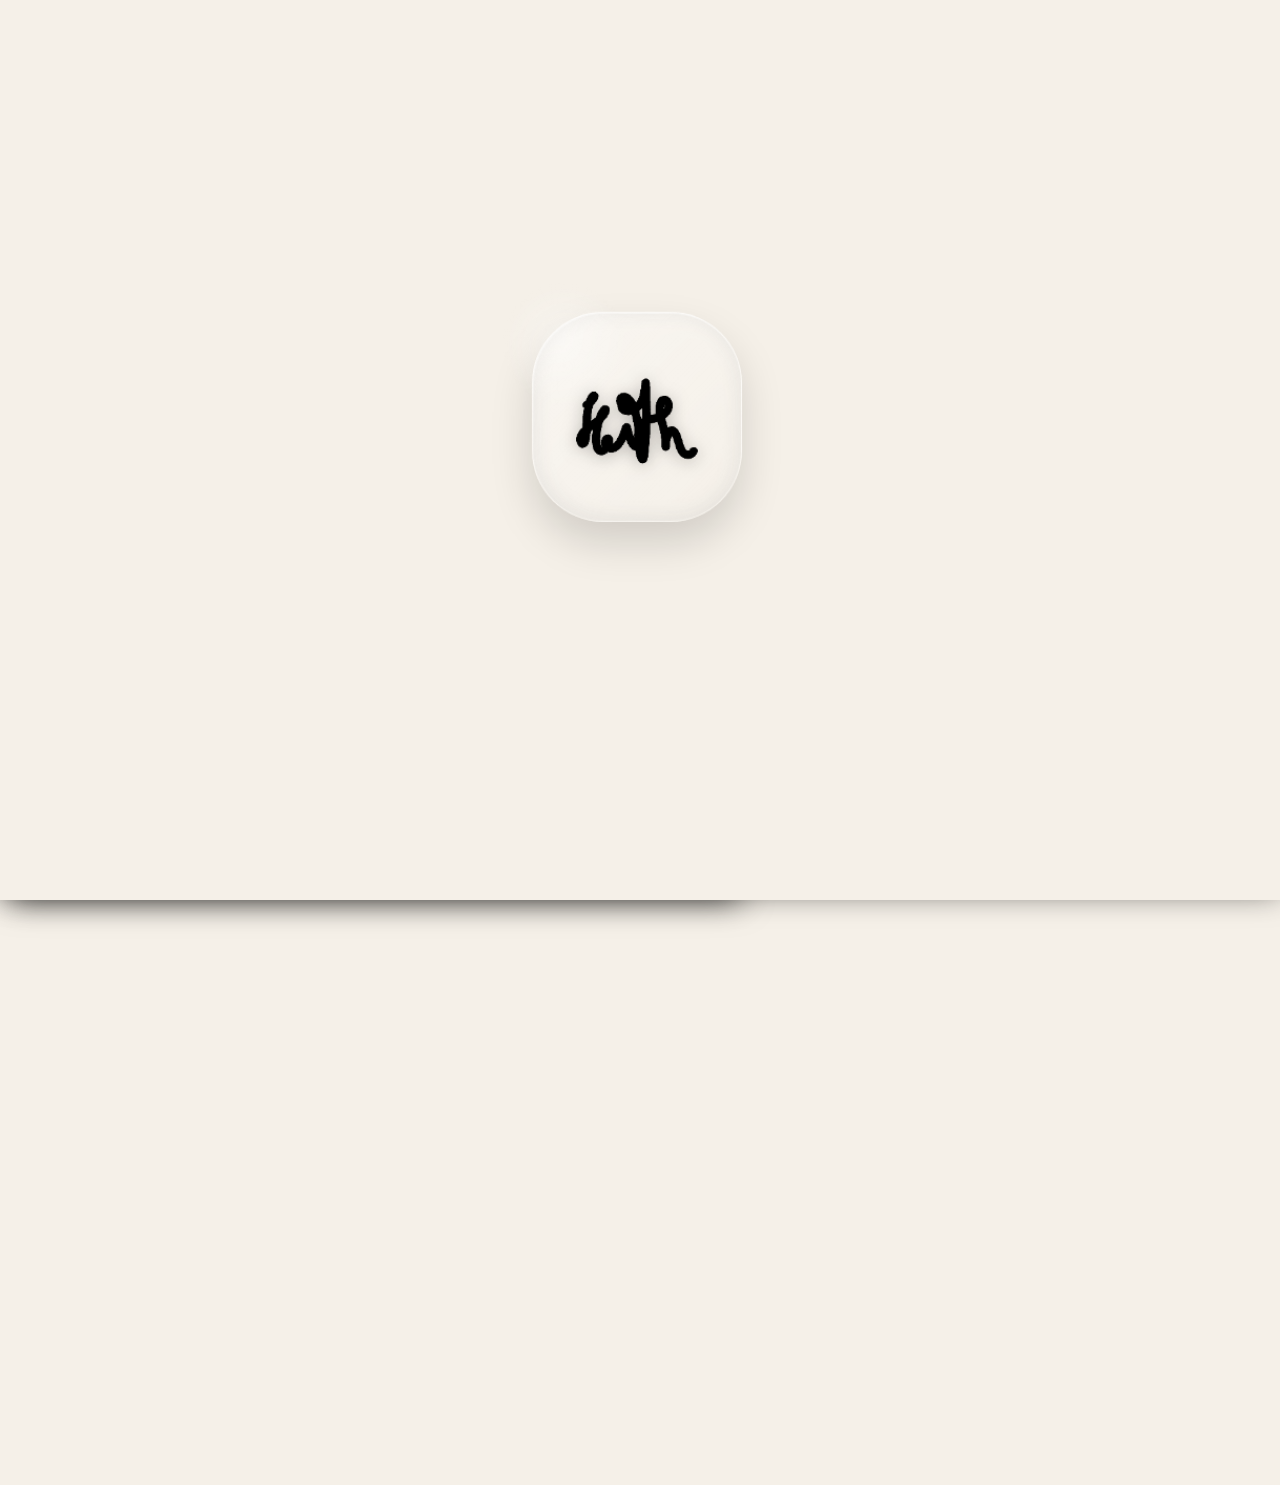
<file: index.html>
<!DOCTYPE html>
<html lang="en" data-page="landing">
<head>
  <meta charset="UTF-8">
  <meta name="viewport" content="width=device-width, initial-scale=1">
  <title>// landing</title>
  <meta name="description" content="Dhruv Heith Chheda — inter-disciplinary student. Design, code, and creative work.">
  <meta name="dhc-site-root" content="true">
  <meta property="og:type" content="website">
  <meta property="og:title" content="// landing">
  <meta property="og:description" content="Dhruv Heith Chheda — inter-disciplinary student. Design, code, and creative work.">
  <link rel="icon" type="image/gif" href="[data-uri]">
  <script>
    document.documentElement.dataset.fonts = 'loading';
    document.documentElement.dataset.entry = new URLSearchParams(location.search).get('v') === 'd' || performance.getEntriesByType('navigation')[0]?.type === 'back_forward' ? 'quiet' : 'intro';
  </script>
  <link rel="preload" href="fonts/big-shoulders-display-latin.woff2" as="font" type="font/woff2" crossorigin>
  <link rel="preload" href="fonts/ibm-plex-sans-latin.woff2" as="font" type="font/woff2" crossorigin>
  <link rel="preload" href="assets/signature.webp" as="image">
  <link rel="preload" href="assets/reel/poster.webp" as="image">
  <link rel="stylesheet" href="css/base.css?r=5">
  <link rel="stylesheet" href="css/crt.css?r=5">
  <link rel="stylesheet" href="css/intro.css?r=5">
  <link rel="stylesheet" href="css/loader.css?r=5">
  <link rel="stylesheet" href="css/landing.css?r=5">
  <script src="js/vendor/lenis.min.js" defer></script>
  <script src="js/site.js?r=5" defer></script>
  <script src="js/mark.js?r=5" defer></script>
  <script src="js/loader.js?r=5" defer></script>
  <script src="js/intros.js?r=5" defer></script>
  <script src="js/intro.js?r=5" defer></script>
  <script src="js/paper.js?r=5" defer></script>
  <script src="js/cursor.js?r=5" defer></script>
  <script src="js/landing.js?r=5" defer></script>
</head>
<body>
  <div id="intro-card" data-first aria-label="Introduction" inert></div>
  <div id="spacer"></div>

  <div class="crt-overlay" aria-hidden="true"><div class="scanlines"></div><div class="crt-refresh-line"></div></div>

  <div id="layer-bg">
    <div class="reel" id="reel">
      <video src="assets/reel/reel.mp4" poster="assets/reel/poster.webp" loop muted playsinline preload="auto" disablepictureinpicture disableremoteplayback></video>
    </div>

    <span class="reel-label desktop-only" id="deskReelLabel">crude render</span>

    <div class="reel-controls desktop-only" id="deskReelControls">
      <button class="reel-btn play-btn" type="button" data-playing="true" aria-label="Pause video" title="Pause video">
        <svg class="icon icon-pause" viewBox="0 0 16 16" aria-hidden="true" fill="currentColor"><rect x="3" y="2" width="3.2" height="12" rx="1"/><rect x="9.8" y="2" width="3.2" height="12" rx="1"/></svg>
        <svg class="icon icon-play" viewBox="0 0 16 16" aria-hidden="true" fill="currentColor"><path d="M4 2.3v11.4a1 1 0 0 0 1.53.85l9-5.7a1 1 0 0 0 0-1.7l-9-5.7A1 1 0 0 0 4 2.3z"/></svg>
      </button>
      <button class="reel-btn mute-btn" type="button" data-muted="true" aria-label="Unmute video" title="Unmute video">
        <svg class="icon icon-sound" viewBox="0 0 16 16" aria-hidden="true"><path fill="currentColor" d="M1.5 6h2.6L8 3v10L4.1 10H1.5A.5.5 0 0 1 1 9.5v-3A.5.5 0 0 1 1.5 6z"/><path class="sound-wave" fill="none" stroke="currentColor" stroke-width="1.3" stroke-linecap="round" d="M10.3 5.2a4.2 4.2 0 0 1 0 5.6"/><path class="sound-wave" fill="none" stroke="currentColor" stroke-width="1.3" stroke-linecap="round" d="M12 3.6a6.8 6.8 0 0 1 0 8.8"/><path class="sound-slash" fill="none" stroke="currentColor" stroke-width="1.6" stroke-linecap="round" d="M2.3 2.3l11.4 11.4"/></svg>
      </button>
    </div>

    <a class="s-text s1" href="./projects/?v=d"><span class="s-mix">Projects</span><span class="s-key" aria-hidden="true">Projects</span></a>
    <a class="s-text s2" href="./site-design/?v=d"><span class="s-mix">Design</span><span class="s-key" aria-hidden="true">Design</span></a>
    <a class="s-text s3" href="./devlogs/?v=d"><span class="s-mix">Devlogs</span><span class="s-key" aria-hidden="true">Devlogs</span></a>
  </div>

  <div class="hero-fixed mobile-only">
    <header class="nav" data-font-reveal>
      <a class="nav-item" href="https://github.com/aamosm/heith.me" data-leave>site src</a>
      <span class="brand allow-select" role="button" tabindex="0" aria-label="Replay intro" title="Replay intro">DHC</span>
      <a class="nav-item" href="mailto:write@heith.me" target="_blank" rel="noopener">email me</a>
    </header>

    <div class="hero-copy" data-font-reveal id="mobileHeroCopy">
      <p class="eyebrow">Hey</p>
      <h1 class="headline">I’m <span class="brand-inline allow-select" role="button" tabindex="0" aria-label="Replay intro" title="Replay intro">DHC</span></h1>
      <p class="sub">Dhruv Heith Chheda.<br>inter-disciplinary student with a passion for creating.</p>
    </div>

    <button class="scroll-hint" type="button" id="mobileScrollHint">scroll</button>

    <div class="reel-controls" id="mobileReelControls">
      <span class="reel-label">crude render</span>
      <button class="reel-btn play-btn" type="button" data-playing="true" aria-label="Pause video" title="Pause video">
        <svg class="icon icon-pause" viewBox="0 0 16 16" aria-hidden="true" fill="currentColor"><rect x="3" y="2" width="3.2" height="12" rx="1"/><rect x="9.8" y="2" width="3.2" height="12" rx="1"/></svg>
        <svg class="icon icon-play" viewBox="0 0 16 16" aria-hidden="true" fill="currentColor"><path d="M4 2.3v11.4a1 1 0 0 0 1.53.85l9-5.7a1 1 0 0 0 0-1.7l-9-5.7A1 1 0 0 0 4 2.3z"/></svg>
      </button>
      <button class="reel-btn mute-btn" type="button" data-muted="true" aria-label="Unmute video" title="Unmute video">
        <svg class="icon icon-sound" viewBox="0 0 16 16" aria-hidden="true"><path fill="currentColor" d="M1.5 6h2.6L8 3v10L4.1 10H1.5A.5.5 0 0 1 1 9.5v-3A.5.5 0 0 1 1.5 6z"/><path class="sound-wave" fill="none" stroke="currentColor" stroke-width="1.3" stroke-linecap="round" d="M10.3 5.2a4.2 4.2 0 0 1 0 5.6"/><path class="sound-wave" fill="none" stroke="currentColor" stroke-width="1.3" stroke-linecap="round" d="M12 3.6a6.8 6.8 0 0 1 0 8.8"/><path class="sound-slash" fill="none" stroke="currentColor" stroke-width="1.6" stroke-linecap="round" d="M2.3 2.3l11.4 11.4"/></svg>
      </button>
    </div>
  </div>

  <div id="panel-right-base" class="panel desktop-only">
    <div class="fray"></div>
    <div class="panel-dest"><img src="assets/landing/repository.webp" alt=""></div>
    <div class="paper">
      <a class="panel-right-label" href="https://github.com/aamosm/heith.me" data-leave>site src</a>
    </div>
  </div>

  <div id="panel-top" class="panel desktop-only">
    <div class="fray"></div>
    <div class="paper">
      <p class="credit" data-font-reveal><span>© <span data-year>2026</span> Dhruv Heith Chheda</span><a href="https://github.com/aamosm/heith.me?tab=MIT-1-ov-file" target="_blank" rel="noopener">MIT License</a></p>
      <header class="nav" data-font-reveal>
        <a class="nav-item nav-item--reach-out" href="mailto:write@heith.me" target="_blank" rel="noopener">email me</a>
        <span class="brand allow-select" role="button" tabindex="0" aria-label="Replay intro" title="Replay intro">DHC</span>
      </header>
    </div>
  </div>

  <div id="panel-left" class="panel desktop-only">
    <div class="fray"></div>
    <div class="paper">
      <div class="paper-left">
        <div class="hero-copy" data-font-reveal id="heroCopy">
          <p class="eyebrow">Hey</p>
          <h1 class="headline">I’m <span class="brand-inline allow-select" role="button" tabindex="0" aria-label="Replay intro" title="Replay intro">DHC</span></h1>
          <p class="sub">Dhruv Heith Chheda.<br>inter-disciplinary student with a passion for creating.</p>
        </div>
      </div>
    </div>
  </div>

  <div id="panel-bottom" class="panel desktop-only">
    <div class="fray"></div>
    <div class="paper">
      <div class="paper-bottom">
        <button class="scroll-hint" type="button" id="scrollHint">scroll</button>
      </div>
    </div>
  </div>

  <div id="panel-right-fake" class="panel desktop-only">
    <div class="fray"></div>
    <div class="paper"></div>
  </div>
</body>
</html>
</file>
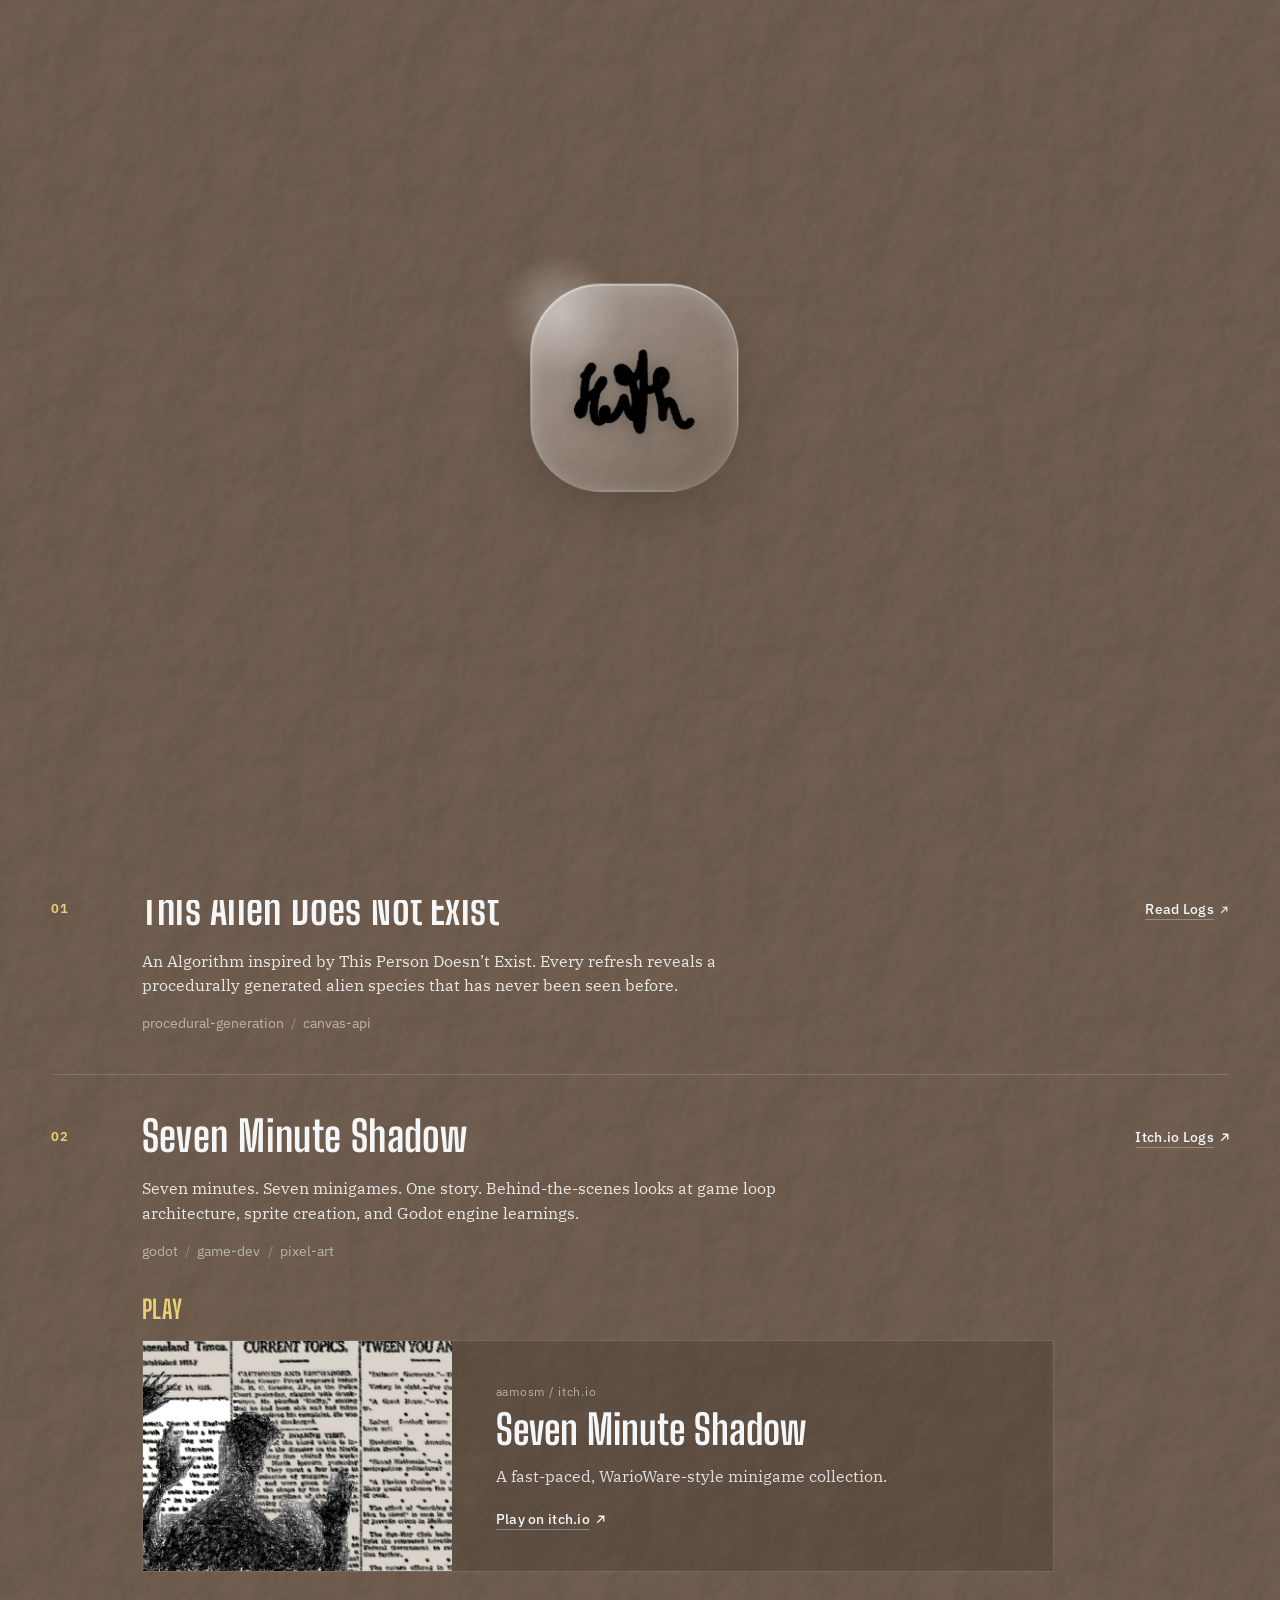
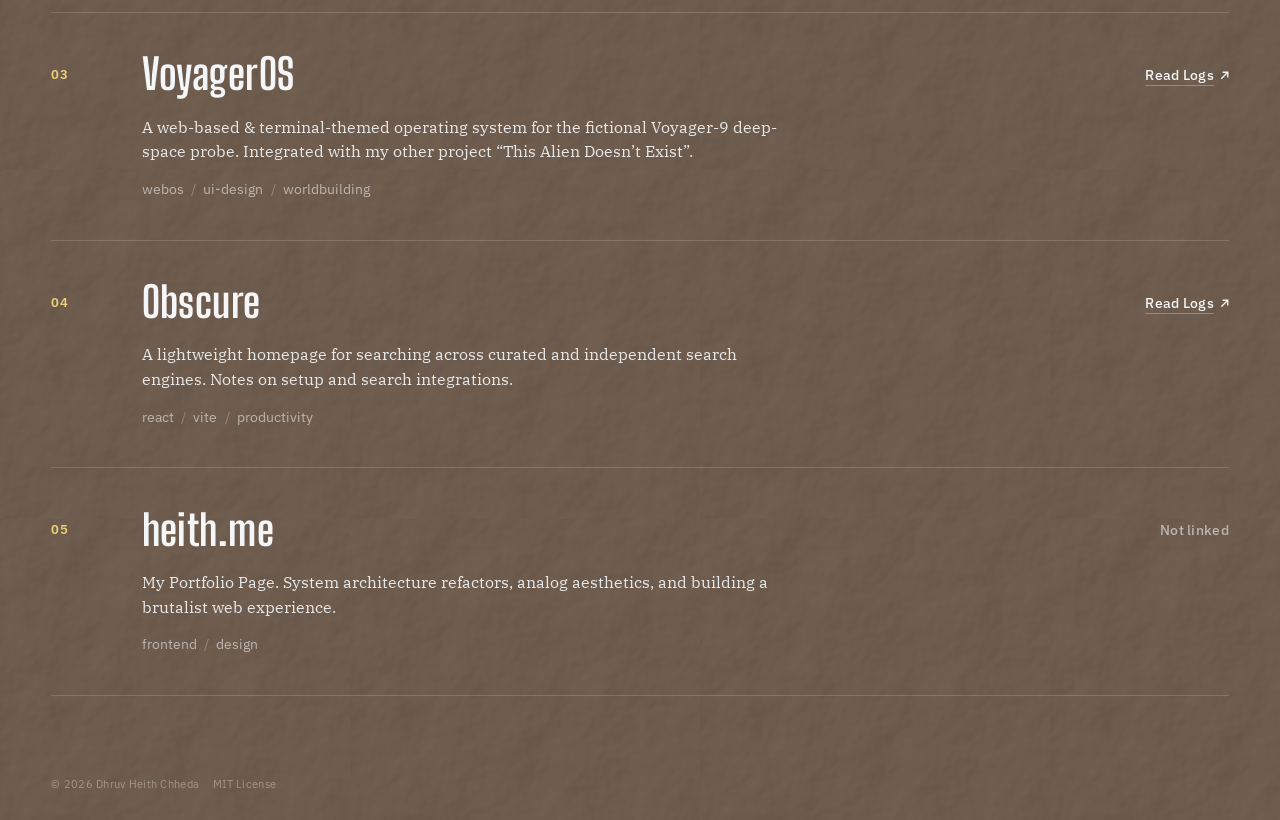
<file: devlogs/index.html>
﻿<!DOCTYPE html>
<html lang="en" data-page="devlogs">
<head>
  <meta charset="UTF-8">
  <meta name="viewport" content="width=device-width, initial-scale=1">
  <title>// devlogs</title>
  <meta name="description" content="Development logs and post-mortems by DHC.">
  <meta name="theme-color" content="#7A6656">
  <meta property="og:type" content="website">
  <meta property="og:title" content="// devlogs">
  <meta property="og:description" content="Development logs and post-mortems by DHC.">
  <link rel="icon" type="image/gif" href="[data-uri]">
  <script>
    document.documentElement.dataset.fonts = 'loading';
    document.documentElement.dataset.entry = new URLSearchParams(location.search).get('v') === 'd' || performance.getEntriesByType('navigation')[0]?.type === 'back_forward' ? 'quiet' : 'intro';
  </script>
  <link rel="preload" href="../fonts/big-shoulders-display-latin.woff2" as="font" type="font/woff2" crossorigin>
  <link rel="preload" href="../fonts/ibm-plex-sans-latin.woff2" as="font" type="font/woff2" crossorigin>
  <link rel="preload" href="../fonts/ibm-plex-serif-400-latin.woff2" as="font" type="font/woff2" crossorigin>
  <link rel="preload" href="../assets/signature.webp" as="image">
  <link rel="stylesheet" href="../css/base.css?r=5">
  <link rel="stylesheet" href="../css/crt.css?r=5">
  <link rel="stylesheet" href="../css/intro.css?r=5">
  <link rel="stylesheet" href="../css/loader.css?r=5">
  <link rel="stylesheet" href="../css/page.css?r=5">
  <link rel="stylesheet" href="../css/menu.css?r=5">
  <link rel="stylesheet" href="../css/listing.css?r=5">
  <script src="../js/vendor/lenis.min.js" defer></script>
  <script src="../js/site.js?r=5" defer></script>
  <script src="../js/mark.js?r=5" defer></script>
  <script src="../js/loader.js?r=5" defer></script>
  <script src="../js/intros.js?r=5" defer></script>
  <script src="../js/intro.js?r=5" defer></script>
  <script src="../js/paper.js?r=5" defer></script>
  <script src="../js/cursor.js?r=5" defer></script>
  <script src="../js/menu.js?r=5" defer></script>
  <script src="../js/page.js?r=5" defer></script>
</head>
<body>
  <div id="intro-card" data-first aria-label="Introduction" inert></div>

  <div class="crt-overlay" aria-hidden="true"><div class="scanlines"></div><div class="crt-refresh-line"></div></div>

  <header class="top-nav" data-font-reveal>
    <div class="nav-paper" aria-hidden="true"><span class="fray"></span><span class="paper"></span></div>
    <a class="nav-item nav-home" href="../?v=d">Home</a>
    <span class="brand allow-select" id="navBrand" role="button" tabindex="0" aria-label="Show introduction">DHC</span>
    <button class="nav-item menu-trigger" type="button" aria-expanded="false">Menu</button>
  </header>

  <main>
    <section class="hero" data-font-reveal>
      <h1 class="hero-title">Devlogs</h1>
      <p class="hero-sub">Development logs, system notes, and project post-mortems.</p>
    </section>

    <button class="scroll-hint" type="button" data-scroll-target="#devlogs-list" data-scroll-gap="64" data-font-reveal aria-label="Scroll to devlogs">
      <span>scroll</span><svg viewBox="0 0 12 19" aria-hidden="true"><path d="M6 1v15M1 11l5 5 5-5"/></svg>
    </button>

    <section class="sheet" id="devlogs-list" data-font-reveal>
      <div class="sheet-edge" aria-hidden="true"><span class="fray"></span><span class="shade"></span></div>
      <div class="sheet-inner">
        <ol class="entries">
          <li class="entry" data-reveal>
            <div>
              <h2 class="entry-title"><a href="https://stardance.hackclub.com/projects/29187" target="_blank" rel="noopener">This Alien Does Not Exist</a></h2>
              <p class="entry-text">An Algorithm inspired by This Person Doesn’t Exist. Every refresh reveals a procedurally generated alien species that has never been seen before.</p>
              <ul class="entry-meta entry-tags"><li>procedural-generation</li><li>canvas-api</li></ul>
            </div>
            <div class="entry-links">
              <a class="text-link" href="https://stardance.hackclub.com/projects/29187" target="_blank" rel="noopener">Read Logs</a>
            </div>
          </li>

          <li class="entry" data-reveal>
            <div>
              <h2 class="entry-title"><a href="https://aamosm.itch.io/seven-minute-shadow/devlog" target="_blank" rel="noopener">Seven Minute Shadow</a></h2>
              <p class="entry-text">Seven minutes. Seven minigames. One story. Behind-the-scenes looks at game loop architecture, sprite creation, and Godot engine learnings.</p>
              <ul class="entry-meta entry-tags"><li>godot</li><li>game-dev</li><li>pixel-art</li></ul>

              <aside class="feature">
                <h3 class="feature-label">Play</h3>
                <a class="feature-card" href="https://aamosm.itch.io/seven-minute-shadow" target="_blank" rel="noopener" aria-label="Play Seven Minute Shadow on itch.io">
                  <img src="../assets/projects/seven-minute-shadow.webp" alt="Seven Minute Shadow cover art" loading="lazy" width="800" height="478">
                  <div class="feature-body">
                    <span class="feature-byline">aamosm / itch.io</span>
                    <h4 class="feature-title">Seven Minute Shadow</h4>
                    <p>A fast-paced, WarioWare-style minigame collection.</p>
                    <span class="text-link">Play on itch.io</span>
                  </div>
                </a>
              </aside>
            </div>
            <div class="entry-links">
              <a class="text-link" href="https://aamosm.itch.io/seven-minute-shadow/devlog" target="_blank" rel="noopener">Itch.io Logs</a>
            </div>
          </li>

          <li class="entry" data-reveal>
            <div>
              <h2 class="entry-title"><a href="https://stardance.hackclub.com/projects/31884" target="_blank" rel="noopener">VoyagerOS</a></h2>
              <p class="entry-text">A web-based &amp; terminal-themed operating system for the fictional Voyager-9 deep-space probe. Integrated with my other project “This Alien Doesn’t Exist”.</p>
              <ul class="entry-meta entry-tags"><li>webos</li><li>ui-design</li><li>worldbuilding</li></ul>
            </div>
            <div class="entry-links">
              <a class="text-link" href="https://stardance.hackclub.com/projects/31884" target="_blank" rel="noopener">Read Logs</a>
            </div>
          </li>

          <li class="entry" data-reveal>
            <div>
              <h2 class="entry-title"><a href="https://stardance.hackclub.com/projects/43357" target="_blank" rel="noopener">Obscure</a></h2>
              <p class="entry-text">A lightweight homepage for searching across curated and independent search engines. Notes on setup and search integrations.</p>
              <ul class="entry-meta entry-tags"><li>react</li><li>vite</li><li>productivity</li></ul>
            </div>
            <div class="entry-links">
              <a class="text-link" href="https://stardance.hackclub.com/projects/43357" target="_blank" rel="noopener">Read Logs</a>
            </div>
          </li>

          <li class="entry" data-reveal>
            <div>
              <h2 class="entry-title">heith.me</h2>
              <p class="entry-text">My Portfolio Page. System architecture refactors, analog aesthetics, and building a brutalist web experience.</p>
              <ul class="entry-meta entry-tags"><li>frontend</li><li>design</li></ul>
            </div>
            <div class="entry-links"><span class="text-link text-link--off">Not linked</span></div>
          </li>
        </ol>

        <footer class="sheet-foot">
          <p class="credit"><span>© <span data-year>2026</span> Dhruv Heith Chheda</span><a href="https://github.com/aamosm/heith.me?tab=MIT-1-ov-file" target="_blank" rel="noopener">MIT License</a></p>
        </footer>
      </div>
    </section>
  </main>
</body>
</html>
</file>
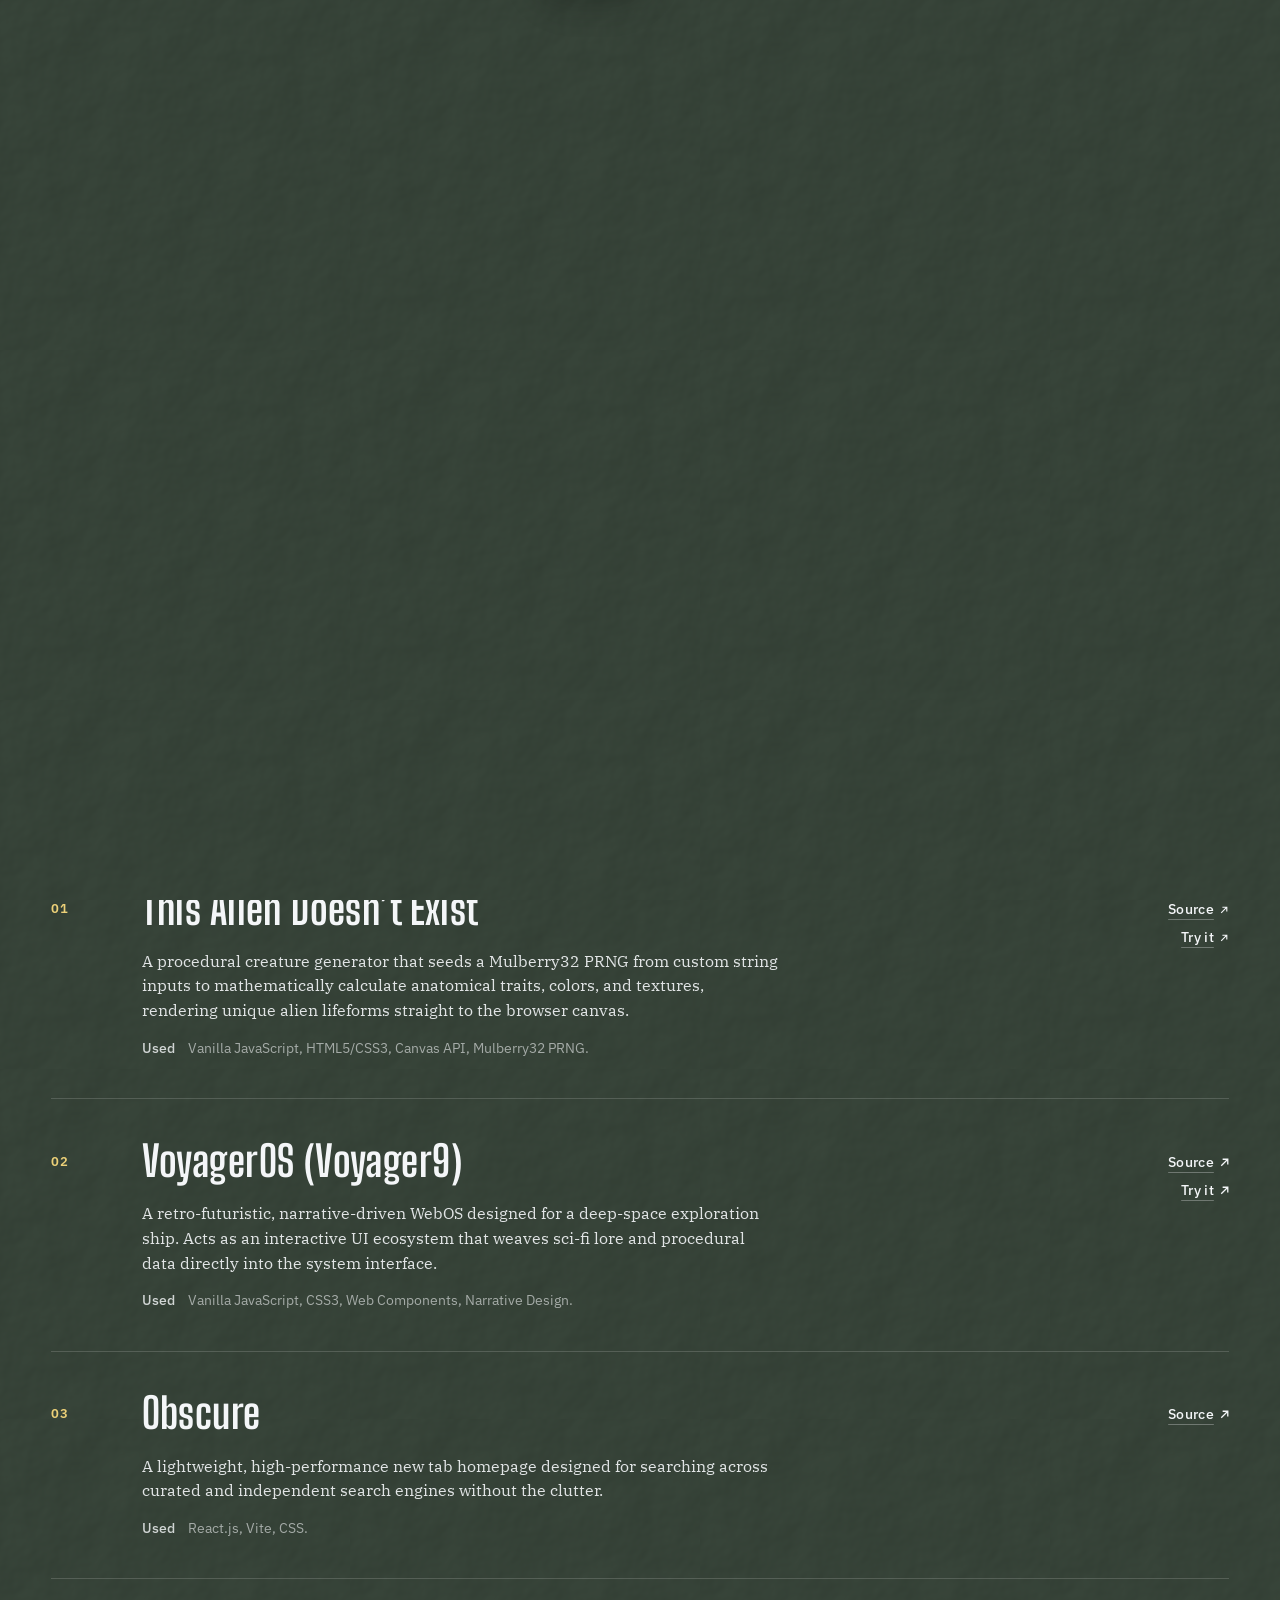
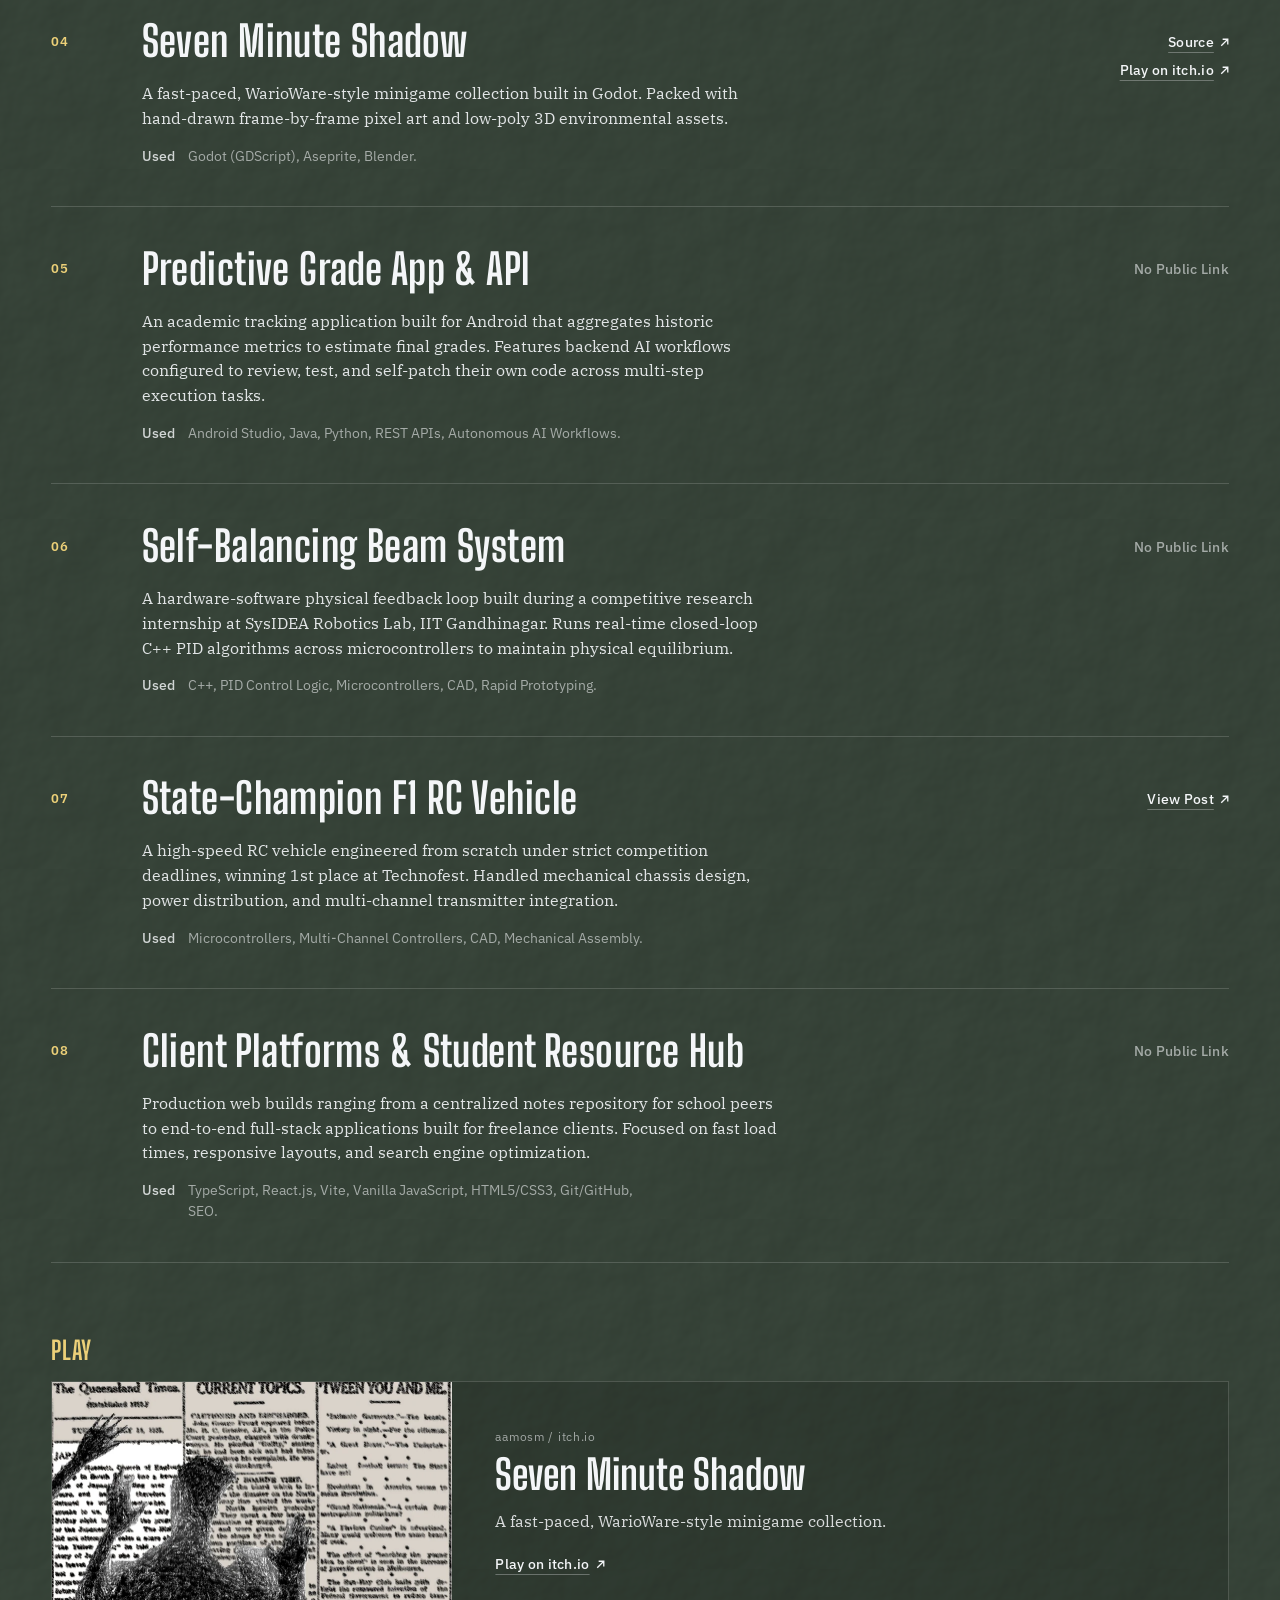
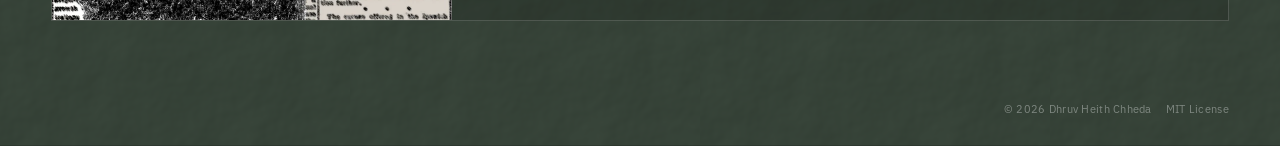
<file: projects/index.html>
<!DOCTYPE html>
<html lang="en" data-page="projects">
<head>
  <meta charset="UTF-8">
  <meta name="viewport" content="width=device-width, initial-scale=1">
  <title>// projects</title>
  <meta name="description" content="Projects by DHC. Procedural art, games, web applications and hardware.">
  <meta name="theme-color" content="#3C4A3E">
  <meta property="og:type" content="website">
  <meta property="og:title" content="// projects">
  <meta property="og:description" content="Projects by DHC. Procedural art, games, web applications and hardware.">
  <link rel="icon" type="image/gif" href="[data-uri]">
  <script>
    document.documentElement.dataset.fonts = 'loading';
    document.documentElement.dataset.entry = new URLSearchParams(location.search).get('v') === 'd' || performance.getEntriesByType('navigation')[0]?.type === 'back_forward' ? 'quiet' : 'intro';
  </script>
  <link rel="preload" href="../fonts/big-shoulders-display-latin.woff2" as="font" type="font/woff2" crossorigin>
  <link rel="preload" href="../fonts/ibm-plex-sans-latin.woff2" as="font" type="font/woff2" crossorigin>
  <link rel="preload" href="../fonts/ibm-plex-serif-400-latin.woff2" as="font" type="font/woff2" crossorigin>
  <link rel="preload" href="../assets/signature.webp" as="image">
  <link rel="stylesheet" href="../css/base.css?r=5">
  <link rel="stylesheet" href="../css/crt.css?r=5">
  <link rel="stylesheet" href="../css/intro.css?r=5">
  <link rel="stylesheet" href="../css/loader.css?r=5">
  <link rel="stylesheet" href="../css/page.css?r=5">
  <link rel="stylesheet" href="../css/menu.css?r=5">
  <link rel="stylesheet" href="../css/listing.css?r=5">
  <script src="../js/vendor/lenis.min.js" defer></script>
  <script src="../js/site.js?r=5" defer></script>
  <script src="../js/mark.js?r=5" defer></script>
  <script src="../js/loader.js?r=5" defer></script>
  <script src="../js/intros.js?r=5" defer></script>
  <script src="../js/intro.js?r=5" defer></script>
  <script src="../js/paper.js?r=5" defer></script>
  <script src="../js/cursor.js?r=5" defer></script>
  <script src="../js/menu.js?r=5" defer></script>
  <script src="../js/page.js?r=5" defer></script>
  <script src="../js/projects.js?r=5" defer></script>
</head>
<body>
  <div id="intro-card" data-first aria-label="Introduction" inert></div>

  <div class="stage" aria-hidden="true">
    <div class="gallery" id="gallery">
      <div class="gallery-track"></div>
      <div class="gallery-track"></div>
      <div class="gallery-track"></div>
    </div>
  </div>
  <div class="crt-overlay" aria-hidden="true"><div class="scanlines"></div><div class="crt-refresh-line"></div></div>

  <header class="top-nav" data-font-reveal>
    <div class="nav-paper" aria-hidden="true"><span class="fray"></span><span class="paper"></span></div>
    <a class="nav-item nav-home" href="../?v=d">Home</a>
    <span class="brand allow-select" id="navBrand" role="button" tabindex="0" aria-label="Show introduction">DHC</span>
    <button class="nav-item menu-trigger" type="button" aria-expanded="false">Menu</button>
  </header>

  <main>
    <section class="hero" data-font-reveal>
      <h1 class="hero-title">Projects</h1>
    </section>

    <button class="scroll-hint" type="button" data-scroll-target="#projects-list" data-scroll-gap="64" data-font-reveal aria-label="Scroll to projects">
      <span>scroll</span><svg viewBox="0 0 12 19" aria-hidden="true"><path d="M6 1v15M1 11l5 5 5-5"/></svg>
    </button>

    <section class="sheet" id="projects-list" data-font-reveal>
      <div class="sheet-edge" aria-hidden="true"><span class="fray"></span><span class="shade"></span></div>
      <div class="sheet-inner">
        <ol class="entries">
          <li class="entry" data-reveal>
            <div>
              <h2 class="entry-title">This Alien Doesn’t Exist</h2>
              <p class="entry-text">A procedural creature generator that seeds a Mulberry32 PRNG from custom string inputs to mathematically calculate anatomical traits, colors, and textures, rendering unique alien lifeforms straight to the browser canvas.</p>
              <dl class="entry-meta"><dt>Used</dt><dd>Vanilla JavaScript, HTML5/CSS3, Canvas API, Mulberry32 PRNG.</dd></dl>
            </div>
            <div class="entry-links">
              <a class="text-link" href="https://github.com/aamosm/This-Alien-Does-Not-Exist" target="_blank" rel="noopener">Source</a>
              <a class="text-link" href="https://thisaliendoesnotexist.app" target="_blank" rel="noopener">Try it</a>
            </div>
          </li>

          <li class="entry" data-reveal>
            <div>
              <h2 class="entry-title">VoyagerOS (Voyager9)</h2>
              <p class="entry-text">A retro-futuristic, narrative-driven WebOS designed for a deep-space exploration ship. Acts as an interactive UI ecosystem that weaves sci-fi lore and procedural data directly into the system interface.</p>
              <dl class="entry-meta"><dt>Used</dt><dd>Vanilla JavaScript, CSS3, Web Components, Narrative Design.</dd></dl>
            </div>
            <div class="entry-links">
              <a class="text-link" href="https://github.com/aamosm/VoyagerOS" target="_blank" rel="noopener">Source</a>
              <a class="text-link" href="https://aamosm.github.io/VoyagerOS" target="_blank" rel="noopener">Try it</a>
            </div>
          </li>

          <li class="entry" data-reveal>
            <div>
              <h2 class="entry-title">Obscure</h2>
              <p class="entry-text">A lightweight, high-performance new tab homepage designed for searching across curated and independent search engines without the clutter.</p>
              <dl class="entry-meta"><dt>Used</dt><dd>React.js, Vite, CSS.</dd></dl>
            </div>
            <div class="entry-links">
              <a class="text-link" href="https://github.com/aamosm/Obscure" target="_blank" rel="noopener">Source</a>
            </div>
          </li>

          <li class="entry" data-reveal>
            <div>
              <h2 class="entry-title">Seven Minute Shadow</h2>
              <p class="entry-text">A fast-paced, WarioWare-style minigame collection built in Godot. Packed with hand-drawn frame-by-frame pixel art and low-poly 3D environmental assets.</p>
              <dl class="entry-meta"><dt>Used</dt><dd>Godot (GDScript), Aseprite, Blender.</dd></dl>
            </div>
            <div class="entry-links">
              <a class="text-link" href="https://github.com/aamosm/SevenMinuteShadow" target="_blank" rel="noopener">Source</a>
              <a class="text-link" href="https://aamosm.itch.io/seven-minute-shadow" target="_blank" rel="noopener">Play on itch.io</a>
            </div>
          </li>

          <li class="entry" data-reveal>
            <div>
              <h2 class="entry-title">Predictive Grade App &amp; API</h2>
              <p class="entry-text">An academic tracking application built for Android that aggregates historic performance metrics to estimate final grades. Features backend AI workflows configured to review, test, and self-patch their own code across multi-step execution tasks.</p>
              <dl class="entry-meta"><dt>Used</dt><dd>Android Studio, Java, Python, REST APIs, Autonomous AI Workflows.</dd></dl>
            </div>
            <div class="entry-links"><span class="text-link text-link--off">No Public Link</span></div>
          </li>

          <li class="entry" data-reveal>
            <div>
              <h2 class="entry-title">Self-Balancing Beam System</h2>
              <p class="entry-text">A hardware-software physical feedback loop built during a competitive research internship at SysIDEA Robotics Lab, IIT Gandhinagar. Runs real-time closed-loop C++ PID algorithms across microcontrollers to maintain physical equilibrium.</p>
              <dl class="entry-meta"><dt>Used</dt><dd>C++, PID Control Logic, Microcontrollers, CAD, Rapid Prototyping.</dd></dl>
            </div>
            <div class="entry-links"><span class="text-link text-link--off">No Public Link</span></div>
          </li>

          <li class="entry" data-reveal>
            <div>
              <h2 class="entry-title">State-Champion F1 RC Vehicle</h2>
              <p class="entry-text">A high-speed RC vehicle engineered from scratch under strict competition deadlines, winning 1st place at Technofest. Handled mechanical chassis design, power distribution, and multi-channel transmitter integration.</p>
              <dl class="entry-meta"><dt>Used</dt><dd>Microcontrollers, Multi-Channel Controllers, CAD, Mechanical Assembly.</dd></dl>
            </div>
            <div class="entry-links">
              <a class="text-link" href="https://www.linkedin.com/posts/vijaybhoomi-university_vijaybhoomijuniorcollege-vsis-technofest25-activity-7297563791465009152-bONx" target="_blank" rel="noopener">View Post</a>
            </div>
          </li>

          <li class="entry" data-reveal>
            <div>
              <h2 class="entry-title">Client Platforms &amp; Student Resource Hub</h2>
              <p class="entry-text">Production web builds ranging from a centralized notes repository for school peers to end-to-end full-stack applications built for freelance clients. Focused on fast load times, responsive layouts, and search engine optimization.</p>
              <dl class="entry-meta"><dt>Used</dt><dd>TypeScript, React.js, Vite, Vanilla JavaScript, HTML5/CSS3, Git/GitHub, SEO.</dd></dl>
            </div>
            <div class="entry-links"><span class="text-link text-link--off">No Public Link</span></div>
          </li>
        </ol>

        <aside class="feature" data-reveal>
          <h2 class="feature-label">Play</h2>
          <a class="feature-card" href="https://aamosm.itch.io/seven-minute-shadow" target="_blank" rel="noopener" aria-label="Play Seven Minute Shadow on itch.io">
            <img src="../assets/projects/seven-minute-shadow.webp" alt="Seven Minute Shadow cover art" loading="lazy" width="800" height="478">
            <div class="feature-body">
              <span class="feature-byline">aamosm / itch.io</span>
              <h3 class="feature-title">Seven Minute Shadow</h3>
              <p>A fast-paced, WarioWare-style minigame collection.</p>
              <span class="text-link">Play on itch.io</span>
            </div>
          </a>
        </aside>

        <footer class="sheet-foot">
          <p class="credit"><span>© <span data-year>2026</span> Dhruv Heith Chheda</span><a href="https://github.com/aamosm/heith.me?tab=MIT-1-ov-file" target="_blank" rel="noopener">MIT License</a></p>
        </footer>
      </div>
    </section>
  </main>
</body>
</html>
</file>
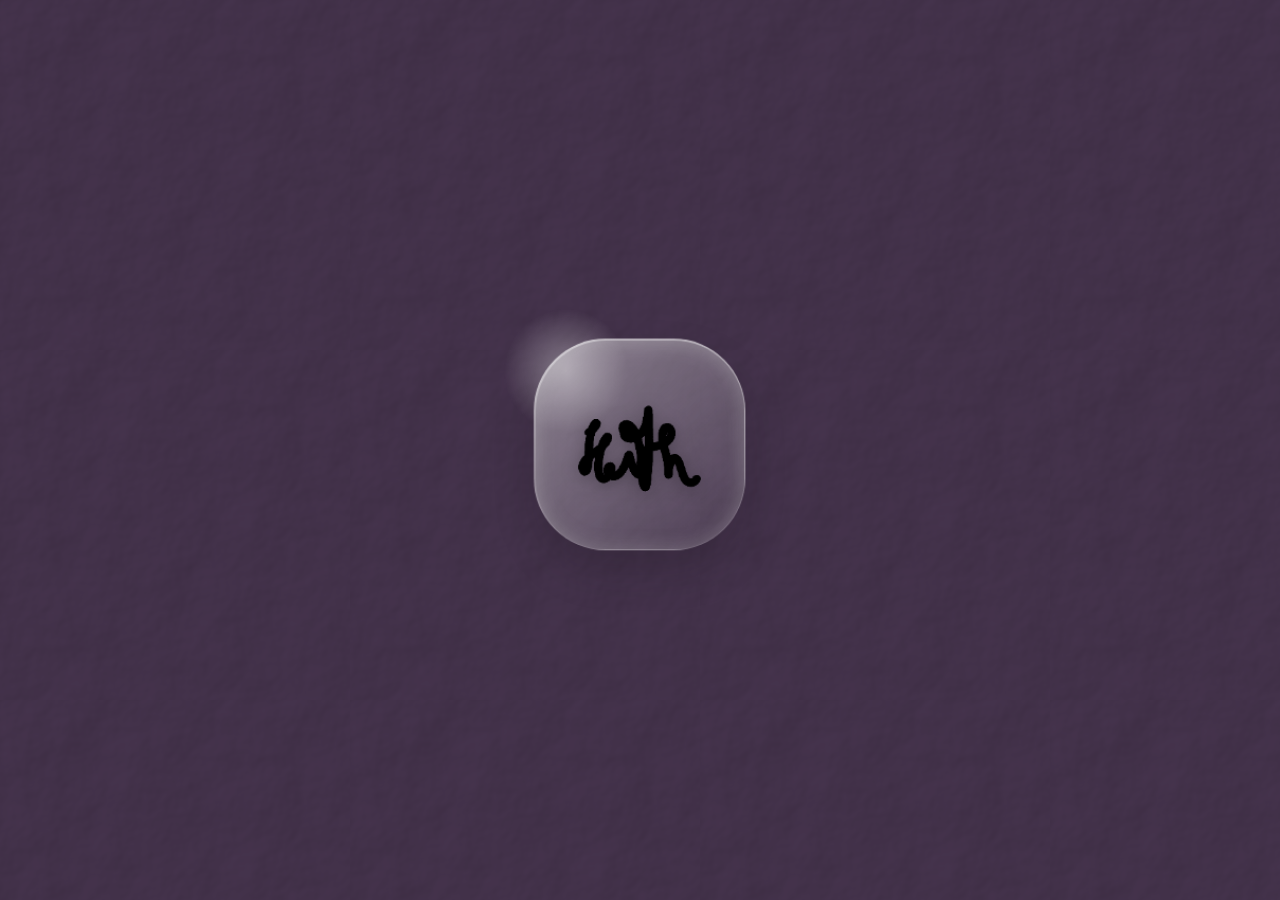
<file: site-design/index.html>
<!DOCTYPE html>
<html lang="en" data-page="design">
<head>
  <meta charset="UTF-8">
  <meta name="viewport" content="width=device-width, initial-scale=1">
  <title>// design</title>
  <meta name="description" content="Design and selected work by DHC.">
  <meta name="theme-color" content="#4A3752">
  <meta property="og:type" content="website">
  <meta property="og:title" content="// design">
  <meta property="og:description" content="Design and selected work by DHC.">
  <link rel="icon" type="image/gif" href="[data-uri]">
  <script>
    (function (page, query) {
      page.dataset.fonts = page.dataset.designFonts = 'loading';
      page.dataset.view = query.get('view') === 'document' ? 'document' : 'viewer';
      page.dataset.entry = page.dataset.view === 'document' || query.get('v') === 'd' || performance.getEntriesByType('navigation')[0]?.type === 'back_forward' ? 'quiet' : 'intro';
    })(document.documentElement, new URLSearchParams(location.search));
  </script>
  <link rel="preload" href="../fonts/big-shoulders-display-latin.woff2" as="font" type="font/woff2" crossorigin>
  <link rel="preload" href="../fonts/ibm-plex-sans-latin.woff2" as="font" type="font/woff2" crossorigin>
  <link rel="preload" href="../fonts/manrope-latin.woff2" as="font" type="font/woff2" crossorigin>
  <link rel="preload" href="../fonts/jetbrains-mono-latin.woff2" as="font" type="font/woff2" crossorigin>
  <link rel="preload" href="../assets/signature.webp" as="image">
  <link rel="stylesheet" href="../css/base.css?r=5">
  <link rel="stylesheet" href="../css/crt.css?r=5">
  <link rel="stylesheet" href="../css/intro.css?r=5">
  <link rel="stylesheet" href="../css/loader.css?r=5">
  <link rel="stylesheet" href="../css/page.css?r=5">
  <link rel="stylesheet" href="../css/menu.css?r=5">
  <link rel="stylesheet" href="../css/design.css?r=5">
  <script src="../js/site.js?r=5" defer></script>
  <script src="../js/mark.js?r=5" defer></script>
  <script src="../js/loader.js?r=5" defer></script>
  <script src="../js/intros.js?r=5" defer></script>
  <script src="../js/intro.js?r=5" defer></script>
  <script src="../js/paper.js?r=5" defer></script>
  <script src="../js/cursor.js?r=5" defer></script>
  <script src="../js/menu.js?r=5" defer></script>
  <script src="../js/page.js?r=5" defer></script>
  <script src="../js/design.js?r=5" defer></script>
</head>
<body>
  <div id="intro-card" data-first aria-label="Introduction" inert></div>

  <header class="top-nav" data-font-reveal>
    <div class="nav-paper" aria-hidden="true"><span class="fray"></span><span class="paper"></span></div>
    <a class="nav-item nav-home" href="../?v=d">Home</a>
    <span class="brand allow-select" id="navBrand" role="button" aria-label="Show introduction" aria-hidden="true" tabindex="-1">DHC</span>
    <div class="nav-actions">
      <button class="zoom-toggle" id="zoom-toggle" type="button" aria-label="Zoom in" aria-pressed="false" title="Zoom in (Z)">
        <svg viewBox="0 0 24 24" width="20" height="20" fill="none" stroke="currentColor" stroke-width="1.6" aria-hidden="true"><circle cx="10" cy="10" r="6.5"/><path d="m15 15 6 6M6.5 10h7"/><path class="zoom-plus" d="M10 6.5v7"/></svg>
      </button>
      <button class="nav-item menu-trigger" type="button" aria-expanded="false">Menu</button>
    </div>
  </header>

  <div id="app-layout">
    <aside class="side" id="sidebar-left" aria-label="Portfolio navigation" data-font-reveal>
      <div class="side-paper" aria-hidden="true"><span class="fray"></span><span class="paper"></span></div>
      <div class="tracker-header"><span>Selected work</span><span class="doc-meta">DHC / Index</span></div>
      <nav id="tracker-list" aria-label="Portfolio sections"><a class="tracker-item" href="#selected-work"><span class="idx">01</span><span class="name">Selected Works</span></a>
<a class="tracker-item" href="#the-brief"><span class="idx">02</span><span class="name">Chasing Awwwards</span></a>
<a class="tracker-item" href="#finding-the-layout"><span class="idx">03</span><span class="name">Drafting the Landing</span></a>
<a class="tracker-item" href="#paper-loop"><span class="idx">04</span><span class="name">Making the Overlap Work</span></a>
<a class="tracker-item" href="#small-transitions"><span class="idx">05</span><span class="name">Interaction Details</span></a>
<a class="tracker-item" href="#moving-colour"><span class="idx">06</span><span class="name">Interactive Design</span></a>
<a class="tracker-item" href="#colour"><span class="idx">07</span><span class="name">Color &amp; Disparity</span></a>
<a class="tracker-item" href="#typography"><span class="idx">08</span><span class="name">Typography System</span></a>
<a class="tracker-item" href="#creatures"><span class="idx">09</span><span class="name">This Alien Doesn’t Exist</span></a>
<a class="tracker-item" href="#voyager"><span class="idx">10</span><span class="name">VoyagerOS</span></a>
<a class="tracker-item" href="#seven-minute-shadow"><span class="idx">11</span><span class="name">Seven Minute Shadow</span></a>
<a class="tracker-item" href="#end"><span class="idx">12</span><span class="name">Contact</span></a></nav>
      <div class="reading-progress" aria-hidden="true"><span id="reading-progress"></span></div>
      <a class="sidebar-open" href="./?view=document" target="_blank" rel="noopener">Open full document ↗</a>
    </aside>

    <main class="viewer-stage" aria-label="Design portfolio">
      <label class="mobile-index" data-font-reveal>Section<select id="section-select" aria-label="Go to portfolio section"><option value="selected-work">01 / Selected Works</option><option value="the-brief">02 / Chasing Awwwards</option><option value="finding-the-layout">03 / Drafting the Landing</option><option value="paper-loop">04 / Making the Overlap Work</option><option value="small-transitions">05 / Interaction Details</option><option value="moving-colour">06 / Interactive Design</option><option value="colour">07 / Color &amp; Disparity</option><option value="typography">08 / Typography System</option><option value="creatures">09 / This Alien Doesn’t Exist</option><option value="voyager">10 / VoyagerOS</option><option value="seven-minute-shadow">11 / Seven Minute Shadow</option><option value="end">12 / Contact</option></select></label>
      <div id="stage-container" tabindex="0" role="region" aria-label="Portfolio pages">
        <article id="doc" class="portfolio-document">
<div class="page landscape-cover" id="selected-work" data-title="Selected Works" data-desc="Websites, procedural art and games." aria-label="Selected Works" style="background-color:rgb(255, 255, 255);--page-background:rgb(255, 255, 255);--muted:rgb(105, 104, 104);--flag:rgb(133, 79, 74);--page-ink:#000000;--text-main:#000000">
    <div class="cover-image-wrapper">
        <img src="../assets/portfolio/cover-sketchbook.webp" alt="Cover Image" decoding="async">
    </div>

    <div class="safe-zone" data-design-font-reveal style="position: relative; z-index: auto; height: 100%; width: 100%;">

        <div class="abs flex-col align-center" style="top: 32px; left: 50%; transform: translateX(-50%); gap: 8px; z-index: 10;">
            <div class="text-meta" style="color: #000; background: #fff; padding: 4px 12px; border-radius: 20px; font-weight: bold; border: 1px solid rgba(0,0,0,0.1);">Page 01 / 12</div>
            <div class="sync-meter" aria-hidden="true" style="background: rgba(255,255,255,0.9); padding: 4px 8px; border-radius: 10px; border: 1px solid rgba(0,0,0,0.1);">
                <span class="sync-dot sync-dot-a" style="background:rgb(255, 255, 255)"></span>
                <span class="sync-line" style="width:30.0px;background:rgb(105, 104, 104)"></span>
                <span class="sync-dot sync-dot-b" style="background:rgb(0, 0, 0)"></span>
            </div>
        </div>

        <div class="abs flex-col align-center justify-center" style="top: 50%; left: 50%; transform: translate(-50%, -50%); width: 100%; z-index: 1;">
            <div style="color: #000; text-align: center; font-family: 'Big Shoulders Display', sans-serif; font-size: 135px; font-weight: 900; letter-spacing: 12px; line-height: 0.85; text-shadow: 0 0 70px rgba(255,255,255,0.9), 0 0 40px rgba(255,255,255,0.85), 0 0 20px rgba(255,255,255,0.8), 0 0 8px rgba(255,255,255,0.9);font-family:Arial, sans-serif;" data-cover-brand class="brand-inline allow-select" role="button" tabindex="0" aria-label="Show introduction">DHC</div>
            <div class="text-meta" style="color: #000; margin-top: 8px; letter-spacing: 8px; font-size: 16px; font-weight: bold; text-shadow: 0 0 14px rgba(255,255,255,0.85), 0 0 6px rgba(255,255,255,0.9);">SELECTED WORKS</div>
        </div>


        <div class="abs" style="bottom: 45px; right: 35px; width: auto; text-align: right;">
            <div class="text-meta" style="color: #000; text-transform: uppercase; font-size: 14px; font-weight: bold; line-height: 1.3; letter-spacing: 1px; text-shadow: 0 0 8px rgba(255,255,255,0.85), 0 0 4px rgba(255,255,255,0.9);">
                INTER-<br>DISCIPLINARY<br>STUDENT
            </div>
        </div>

    <div class="abs" style="bottom:45px;left:35px;color:#000;font-size:10px;line-height:1.7;letter-spacing:.3px;text-shadow:0 0 8px #fff;">Dhruv Heith Chheda<br>Websites, procedural art and games<br><a href="https://heith.me" style="color:inherit;text-decoration:none;" target="_blank" rel="noopener">heith.me</a></div></div>
</div>
    <div class="page dark-page" id="the-brief" data-title="Chasing Awwwards" data-desc="Project 01: heith.me." aria-label="Chasing Awwwards" style="background-color:rgb(0, 0, 0);--page-background:rgb(0, 0, 0);--muted:rgb(131, 131, 131);--flag:rgb(188, 128, 123);--page-ink:#ffffff;--text-main:#ffffff">
        <div class="safe-zone flex-col h-full" data-design-font-reveal>
            
            <div class="flex-row justify-between w-full" style="margin-bottom: 40px;">
                <div class="text-meta">Project 01: heith.me / Design &amp; Development</div>
                <div class="flex-col align-end" style="gap: 6px;">
                    <div class="sync-meter" aria-hidden="true">
                        <span class="sync-dot sync-dot-a" style="background:rgb(255, 255, 255)"></span>
                        <span class="sync-line" style="width:30.0px;background:rgb(131, 131, 131)"></span>
                        <span class="sync-dot sync-dot-b" style="background:rgb(0, 0, 0)"></span>
                    </div>
                    <div class="text-meta text-right">Page 02 / 12</div>
                </div>
            </div>

            <div class="flex-col" style="gap: 15px; margin-bottom: 40px; max-width: 650px;">
                <div class="text-massive" style="font-size: 80px; letter-spacing: -3px;">Chasing<br>Awwwards</div>
                <p class="text-body" style="font-size: 13px; max-width: 550px; margin-top: 15px;">I spend a lot of time looking at Awwwards-recognised portfolios. I wanted to see how close I could get to the work I admire, and find out which parts I could build myself. This became heith.me, the site where I collect my design work, code and games. The landing page opens through overlapping paper panels, with a video reel beneath them. I wanted exploring the site to be part of seeing the work.</p>
            </div>

            <div class="flex-col justify-center" style="gap: 30px; flex-grow: 1; width: 100%;">
                <div style="flex-grow: 1; width: 100%; box-shadow: 0 10px 30px rgba(0,0,0,0.1); border: 1.5px solid #000; border-radius: 12px; background: #fff; padding: 10px; box-sizing: border-box; display: flex;">
                    <div class="image-wrapper" style="width: 100%; height: 100%; border: none; border-radius: 4px;">
                        <img src="../assets/portfolio/landing-at-rest.webp" alt="Website Preview 1 - Landing" style="object-position: top;" decoding="async">
                    </div>
                </div>
                <div style="flex-grow: 1; width: 100%; box-shadow: 0 10px 30px rgba(0,0,0,0.1); border: 1.5px solid #000; border-radius: 12px; background: #fff; padding: 10px; box-sizing: border-box; display: flex;">
                    <div class="image-wrapper" style="width: 100%; height: 100%; border: none; border-radius: 4px;">
                        <img src="../assets/portfolio/landing-open.webp" alt="Website Preview 2 - Full Scroll" style="object-position: bottom;" decoding="async">
                    </div>
                </div>
            </div>
        </div>
    </div>

<div class="page" id="finding-the-layout" data-title="Drafting the Landing" data-desc="Studies for the paper layout and video reveal." aria-label="Drafting the Landing" style="background-color:rgb(255, 253, 253);--page-background:rgb(255, 253, 253);--muted:rgb(104, 104, 103);--flag:rgb(133, 78, 74);--page-ink:#000000;--text-main:#000000">
    <div class="safe-zone flex-col h-full" data-design-font-reveal>
        <div class="flex-row justify-between w-full" style="margin-bottom: 22px;">
            <div class="text-large">Drafting the Landing</div>
            <div class="flex-col align-end" style="gap: 6px;">
                <div class="sync-meter" aria-hidden="true">
                    <span class="sync-dot sync-dot-a" style="background:rgb(255, 253, 253)"></span>
                    <span class="sync-line" style="width:29.9px;background:rgb(104, 104, 103)"></span>
                    <span class="sync-dot sync-dot-b" style="background:rgb(0, 0, 0)"></span>
                </div>
                <div class="text-meta text-right">Page 03 / 12</div>
            </div>
        </div>

        <p class="text-body" style="max-width: 520px; margin-bottom: 20px; font-size: 12px; line-height: 1.5;">Designing the landing page took much longer than I expected. I kept swinging between versions that felt bleak and versions that were too janky to use. These studies helped me settle on the overlapping paper panels. Their edges gave me a way to divide the screen, place the large links and control how the video would be revealed.</p>

        <div class="grid-6" style="flex-grow: 1; min-height: 0;">
            <div class="image-wrapper" style="border: 2px solid #111;"><img src="../assets/portfolio/layout-study-1.webp" alt="Process 1" decoding="async" loading="lazy"></div>
            <div class="image-wrapper" style="border: 2px solid #111;"><img src="../assets/portfolio/layout-study-2.webp" alt="Process 2" decoding="async" loading="lazy"></div>
            <div class="image-wrapper" style="border: 2px solid #111;"><img src="../assets/portfolio/layout-study-3.webp" alt="Process 3" decoding="async" loading="lazy"></div>
            <div class="image-wrapper" style="border: 2px solid #111;"><img src="../assets/portfolio/layout-study-4.webp" alt="Process 4" decoding="async" loading="lazy"></div>
            <div class="image-wrapper" style="border: 2px solid #111;"><img src="../assets/portfolio/layout-study-5.webp" alt="Process 5" decoding="async" loading="lazy"></div>
            <div class="image-wrapper" style="border: 2px solid #111;"><img src="../assets/portfolio/layout-study-6.webp" alt="Process 6" decoding="async" loading="lazy"></div>
        </div>

        <div style="width: 100%; height: 1px; background: #eee; margin: 20px 0;"></div>

        <div class="flex-row justify-between align-center" style="gap: 36px; margin-bottom: 10px; height: 210px;">
            <div style="width: 50%; height: 100%; position: relative;">
                <div class="image-wrapper" style="height: 100%; width: 100%; padding: 10px; box-sizing: border-box; border: 0px solid #111;">
                    <img src="../assets/portfolio/layout-rejected.webp" alt="Rejected Design" style="position: static; width: 100%; height: 100%; object-fit: contain;" decoding="async" loading="lazy">
                </div>
            </div>
            
            <div class="flex-col justify-center" style="width: 46%; height: 100%;">
                <div class="text-meta" style="margin-bottom: 12px; border-bottom: 1px solid #111; padding-bottom: 4px; display: inline-block;">Finding the Core Theme</div>
                <p class="text-body" style="max-width: 100%; margin-bottom: 12px; font-size: 11px; line-height: 1.5;">I knew I wanted the landing page to have two very different sides to it. The video reveal was part of the idea from the start. I tried making the paper itself tear open, with the footage sitting underneath.</p>
                <p class="text-body" style="max-width: 100%; font-size: 11px; line-height: 1.5;">The final version has paper on top and grainy footage with television scanlines underneath. I wanted the paper to weave over and under itself in an Escher-like loop. Making that overlap work in the browser became its own problem.</p>
            </div>
        </div>
    </div>
</div>

<div class="page dark-page" id="paper-loop" data-title="Making the Overlap Work" data-desc="How two clipped pieces make one panel appear both above and below its neighbours." aria-label="Making the Overlap Work" style="background-color:rgb(0, 0, 0);--page-background:rgb(0, 0, 0);--muted:rgb(131, 131, 130);--flag:rgb(188, 128, 123);--page-ink:#ffffff;--text-main:#ffffff"><div class="safe-zone flex-col h-full" data-design-font-reveal>
 <div class="flex-row justify-between w-full" style="margin-bottom:28px;"><div class="text-large">Making the<br>Overlap Work</div><div class="flex-col align-end" style="gap:6px;"><div class="sync-meter" aria-hidden="true"><span class="sync-dot sync-dot-a" style="background:rgb(255, 253, 253)"></span><span class="sync-line" style="width:29.8px;background:rgb(131, 131, 130)"></span><span class="sync-dot sync-dot-b" style="background:rgb(0, 0, 0)"></span></div><div class="text-meta text-right page-number">Page 04 / 12</div></div></div>
 <p class="text-body" style="max-width:100%;font-size:12px;margin-bottom:14px;">I wanted the top panel to cover the right, the right to cover the bottom, the bottom to cover the left, and the left to cover the top. Each strip would pass over one neighbour and under the other.</p>
 <p class="text-body" style="max-width:100%;font-size:12px;">CSS controls these panels’ front-to-back positions with a number called z-index. A single stack cannot make that loop: if A sits above B, B above C and C above D, D cannot also sit above A.</p>
 <figure class="overlap-figure" style="margin:26px 0 24px;"><svg xmlns="http://www.w3.org/2000/svg" viewBox="0 0 604 288" role="img" aria-labelledby="loop-title loop-desc">
  <title id="loop-title">Four visible panels made from five layers</title>
  <desc id="loop-desc">The top panel covers the upper right panel, the left covers the top, the bottom covers the left, and a second lower right piece covers the bottom. The right panel is split into two matching pieces at the dashed line. The five layers are shown alongside from front to back.</desc>
  <rect width="604" height="288" fill="#faf9f6"></rect>
  <g font-family="Manrope, Arial, sans-serif" font-size="11" fill="#222">
    <text x="24" y="26">The visible overlap</text>
    <text x="330" y="26">The layers behind it</text>
  </g>
  
  <g>
    <rect x="214" y="50" width="46" height="123" fill="#0d1117"></rect>
    <rect x="42" y="50" width="218" height="44" fill="#4a3752"></rect>
    <rect x="42" y="50" width="46" height="194" fill="#7a6656"></rect>
    <rect x="42" y="200" width="218" height="44" fill="#3c4a3e"></rect>
    <rect x="214" y="173" width="46" height="71" fill="#0d1117"></rect>
    <path d="M210 173H267" stroke="#ecd078" stroke-width="1.3" stroke-dasharray="3 3"></path>
  </g>
  <g font-family="Manrope, Arial, sans-serif" font-size="10" fill="#fff" text-anchor="middle">
    <text x="154" y="77">TOP</text>
    <text x="65" y="153" transform="rotate(-90 65 153)">LEFT</text>
    <text x="148" y="227">BOTTOM</text>
    <text x="237" y="148" transform="rotate(90 237 148)">RIGHT</text>
  </g>
  <text x="151" y="150" font-family="Manrope, Arial, sans-serif" font-size="11" fill="#777" text-anchor="middle">Video</text>
  <g font-family="Manrope, Arial, sans-serif" font-size="10" fill="#fff">
    <rect x="330" y="62" width="248" height="28" fill="#0d1117"></rect><text x="342" y="80">Right / lower part</text><text x="562" y="80" text-anchor="end">60</text>
    <rect x="330" y="99" width="248" height="28" fill="#3c4a3e"></rect><text x="342" y="117">Bottom</text><text x="562" y="117" text-anchor="end">50</text>
    <rect x="330" y="136" width="248" height="28" fill="#7a6656"></rect><text x="342" y="154">Left</text><text x="562" y="154" text-anchor="end">40</text>
    <rect x="330" y="173" width="248" height="28" fill="#4a3752"></rect><text x="342" y="191">Top</text><text x="562" y="191" text-anchor="end">30</text>
    <rect x="330" y="210" width="248" height="28" fill="#0d1117"></rect><text x="342" y="228">Right / upper part</text><text x="562" y="228" text-anchor="end">20</text>
  </g>
  <g font-family="Manrope, Arial, sans-serif" font-size="9" fill="#555">
    <text x="330" y="53">Front</text><text x="578" y="53" text-anchor="end">z-index</text>
    <text x="330" y="253">Back</text>
    <text x="42" y="269">Dashed line: where the two right pieces meet</text>
  </g>
</svg></figure>
 <p class="text-body" style="max-width:100%;font-size:12px;margin-bottom:14px;">I split the right-hand panel into two matching copies. Clipping hides everything outside a chosen part of each copy. The visible upper part sits behind the stack, under the top panel. The visible lower part sits in front of the stack, over the bottom panel. That closes the loop.</p>
 <p class="text-body" style="max-width:100%;font-size:12px;">Both copies have the same width, torn edge and paper texture. They meet at one cut line, so they read as a single piece. I recalculate that line as the panels move, keeping the join together throughout the opening.</p>
</div></div><div class="page" id="small-transitions" data-title="Interaction Details" data-desc="The favicon flight and the DHC mark." aria-label="Interaction Details" style="background-color:rgb(253, 242, 241);--page-background:rgb(253, 242, 241);--muted:rgb(101, 98, 97);--flag:rgb(127, 73, 69);--page-ink:#000000;--text-main:#000000">
    <div class="safe-zone flex-col h-full" data-design-font-reveal>
        <div class="flex-row justify-between w-full" style="margin-bottom: 20px;">
            <div class="text-large">Interaction Details</div>
            <div class="flex-col align-end" style="gap: 6px;">
                <div class="sync-meter" aria-hidden="true">
                    <span class="sync-dot sync-dot-a" style="background:rgb(253, 242, 241)"></span>
                    <span class="sync-line" style="width:29.0px;background:rgb(101, 98, 97)"></span>
                    <span class="sync-dot sync-dot-b" style="background:rgb(0, 0, 0)"></span>
                </div>
                <div class="text-meta text-right">Page 05 / 12</div>
            </div>
        </div>

        <div class="flex-row justify-between align-center w-full" style="flex: 1; gap: 30px; min-height: 0;">
            <div class="flex-col justify-center" style="width: 45%;">
                <div class="text-meta tag-problem" style="margin-bottom: 12px; border-bottom: 1px solid #111; padding-bottom: 4px; display: inline-block; color: #9b9595;">Bridging the Browser</div>
                <p class="text-body" style="font-size: 11px; line-height: 1.5;">The opening animation is meant to mess with the browser a little. The tab starts with a transparent favicon. A glass version appears inside the loading screen and moves towards the tab. At the end, the real favicon appears. The timing makes the two feel like the same object.</p>
            </div>
            <div style="width: 50%; height: 100%; display: flex; align-items: center; justify-content: center;">
                <img src="../assets/portfolio/favicon-flight.webp" alt="Root Landing View" style="max-width: 100%; max-height: 100%; width: auto; height: auto; display: block; border: 3.5px solid #fff; border-radius: 12px; box-sizing: border-box; box-shadow: 0 8px 20px rgba(0,0,0,0.12);" decoding="async" loading="lazy">
            </div>
        </div>

        <div style="width: 100%; height: 1px; background: #eee; margin: 20px 0;"></div>

        <div class="flex-row justify-between align-center w-full" style="flex: 1; gap: 30px; min-height: 0; margin-bottom: 10px;">
            <div style="width: 52%; height: 100%; display: flex; align-items: center; justify-content: center;">
                <img src="../assets/portfolio/dhc-handover.webp" alt="DHC Brand Reveal" style="max-width: 100%; max-height: 100%; width: auto; height: auto; display: block; border: 3.5px solid #fff; border-radius: 12px; box-sizing: border-box; box-shadow: 0 8px 20px rgba(0,0,0,0.12);" decoding="async" loading="lazy">
            </div>
            <div class="flex-col justify-center" style="width: 43%;">
                <div class="text-meta tag-problem" style="margin-bottom: 12px; border-bottom: 1px solid #111; padding-bottom: 4px; display: inline-block; color: #9b9595;">Controlling the Focus</div>
                <p class="text-body" style="font-size: 11px; line-height: 1.5;">The introduction and the small “scroll” label need to feel printed on the paper. I keep their inner containers at a fixed size and attach them to the moving panel edges. As a panel shrinks, its text moves off screen with it. The torn edge clips anything that should no longer be visible, so the letters keep their shape instead of wrapping into a smaller space.</p>
                <p class="text-body" style="font-size: 11px; line-height: 1.5;">My initials, DHC, appear in two places: the introduction and the navigation. The left panel covers the navigation’s copy at first. When the paper retracts, the introduction moves away and the other copy is uncovered. The two copies appear to hand the name from the paper to the navigation.</p>
            </div>
        </div>
    </div>
</div>
<div class="page dark-page" id="moving-colour" data-title="Interactive Design" data-desc="The disco texts, paper movement and cursor." aria-label="Interactive Design" style="background-color:rgb(0, 0, 0);--page-background:rgb(0, 0, 0);--muted:rgb(134, 130, 129);--flag:rgb(188, 128, 123);--page-ink:#ffffff;--text-main:#ffffff">
    <div class="safe-zone flex-col h-full" data-design-font-reveal>
        <div class="flex-row justify-between w-full" style="margin-bottom: 40px;">
            <div class="text-large">Interactive Design</div>
            <div class="flex-col align-end" style="gap: 6px;">
                <div class="sync-meter" aria-hidden="true"><span class="sync-dot sync-dot-a" style="background:rgb(253, 242, 241)"></span><span class="sync-line" style="width:28.2px;background:rgb(134, 130, 129)"></span><span class="sync-dot sync-dot-b" style="background:rgb(0, 0, 0)"></span></div>
                <div class="text-meta text-right">Page 06 / 12</div>
            </div>
        </div>
        
        <div class="flex-row justify-between" style="gap: 40px; flex-grow: 1; min-height: 0; margin-bottom: 10px;">
            <div class="flex-col" style="width: 48%; height: 100%;">
                <div class="text-meta" style="margin-bottom: 16px; border-bottom: 1px solid #000; padding-bottom: 8px;">The Disco Texts</div>
                
                <p class="text-body" style="margin-bottom: 12px; font-size: 12px;">The large links labelled Design, Devlogs and Projects sit over the video. They lead to this portfolio, my development notes and the other projects. Their colours change with the footage through the CSS effect mix-blend-mode: difference.</p>
                
                <p class="text-body" style="margin-bottom: 14px; font-size: 12px;">This effect compares the red, green and blue values of the letters with the footage behind them and displays the difference. White lettering inverts the footage. Similar input colours produce a dark result, which made some frames look muddy.</p>

                <p class="text-code" style="font-size:8px;margin-bottom:6px;">One colour channel, on a scale from 0 to 255:</p><div style="margin: 0 0 16px 0; padding-left: 10px; border-left: 2px solid #e5e5e5; display: flex; flex-direction: column; gap: 8px;">
                    <div style="display: flex; align-items: center; gap: 10px; font-family: monospace; font-size: 10px;">
                        <span style="width: 45px; color: #888;;width:62px;flex-shrink:0;">255 - 0</span>
                        <div style="flex-grow: 1; height: 10px; background: linear-gradient(90deg, #fff 50%, #111 50%); border: 1px solid #ddd; border-radius: 2px;;background:linear-gradient(90deg,#fff 50%,#000 50%);"></div>
                        <span style="width: 10px; text-align: center; color: #888;">=</span>
                        <div style="width: 20px; height: 10px; background: #eee; border: 1px solid #ddd; border-radius: 2px;;background:#fff;"></div>
                        <span style="width: 45px; color: #111;;width:22px;color:var(--muted);">255</span>
                    </div>
                    <div style="display: flex; align-items: center; gap: 10px; font-family: monospace; font-size: 10px;">
                        <span style="width: 45px; color: #888;;width:62px;flex-shrink:0;">128 - 120</span>
                        <div style="flex-grow: 1; height: 10px; background: linear-gradient(90deg, #888 50%, #666 50%); border: 1px solid #ddd; border-radius: 2px;;background:linear-gradient(90deg,#808080 50%,#787878 50%);"></div>
                        <span style="width: 10px; text-align: center; color: #888;">=</span>
                        <div style="width: 20px; height: 10px; background: #1a1a1a; border: 1px solid #ddd; border-radius: 2px;;background:#080808;"></div>
                        <span style="width: 45px; color: #111;;width:22px;color:var(--muted);">8</span>
                    </div>
                </div>

                <p class="text-body" style="margin-bottom: 12px; font-size: 12px;">I chose a sequence of text colours against particular moments in the footage and timed the changes to video playback. That gave me more control over the result than one fixed colour.</p>
                
                <p class="text-body" style="font-size: 12px;">Two coloured outlines sit slightly to either side of each letter. They change colour at the same points in the video, keeping the offset lettering and the footage in step.</p>
            </div>
            
            <div class="flex-col" style="width: 48%; height: 100%;">
                <div class="text-meta" style="margin-bottom: 16px; border-bottom: 1px solid #000; padding-bottom: 8px;">Cursor and Scroll</div>
                
                <p class="text-body" style="margin-bottom: 14px; font-size: 12px;">The paper panels move back as you scroll and uncover the footage with its television scanlines. Clicking the video window can carry the opening all the way through.</p>
                
                <p class="text-body" style="font-size: 12px; margin-bottom: 20px;">The cursor trails behind the pointer, stretches with its movement and changes over links and controls. I adapted the blob-shaped cursor from Xenobiota, a website by tol-is. I liked how its soft outline looked against the torn paper.</p>
                
                <p class="text-body" style="font-size:11px;margin-bottom:16px;">I also reduced repeated work: the paper texture is reused, scroll changes are grouped into animation frames, and the cursor’s movement loop rests when it settles.</p><div class="image-wrapper" style="flex-grow: 1; width: 100%; border-radius: 4px; border: 2px solid #111; overflow: hidden; box-shadow: -4px 4px 0px rgba(0,0,0,0.1); padding: 4px; box-sizing: border-box;">
                    <img src="../assets/portfolio/link-colour-study.webp" alt="Landing Page" style="width: 100%; height: 100%; object-fit: cover; display: block; border-radius: 2px;" decoding="async" loading="lazy">
                </div>
            <p class="text-code" style="margin-top:10px;font-size:8px;">Cursor reference: tol-is / Xenobiota<br><a href="https://github.com/tol-is/xenobiota" class="body-link" target="_blank" rel="noopener">github.com/tol-is/xenobiota</a></p></div>
        </div>
    </div>
</div>

<div class="page" id="colour" data-title="Color &amp; Disparity" data-desc="Muted paper, neon footage and the handover to GitHub." aria-label="Color &amp; Disparity" style="background-color:rgb(248, 212, 208);--page-background:rgb(248, 212, 208);--muted:rgb(94, 81, 80);--flag:rgb(111, 59, 55);--page-ink:#000000;--text-main:#000000">
    <div class="safe-zone flex-col h-full" data-design-font-reveal>
        <div class="flex-row justify-between w-full" style="margin-bottom: 40px;">
            <div class="text-large">Color &amp; Disparity</div>
            <div class="flex-col align-end" style="gap: 6px;">
                <div class="sync-meter" aria-hidden="true"><span class="sync-dot sync-dot-a" style="background:rgb(248, 212, 208)"></span><span class="sync-line" style="width:26.2px;background:rgb(94, 81, 80)"></span><span class="sync-dot sync-dot-b" style="background:rgb(0, 0, 0)"></span></div>
                <div class="text-meta text-right">Page 07 / 12</div>
            </div>
        </div>
        <div class="flex-col align-center text-center w-full" style="margin-bottom: 20px;">
            <p class="text-body" style="max-width: 500px; font-size: 13px;">I looked at Wes Anderson’s use of colour: muted tones held close together, with one much louder colour interrupting them.</p>
        </div>
        <div class="flex-row align-center justify-center" style="gap: 30px; margin-bottom: 30px;">
            <div class="flex-col" style="gap: 8px; flex-shrink: 0;">
                <div class="image-wrapper" style="width: 200px; height: 140px; border: none; box-shadow: none; background: none;">
                    <img src="../assets/portfolio/wes-anderson-reference.webp" alt="Reference: symmetrical red palace with a muted mauve-and-gold palette and one saturated red outlier" style="width: 100%; height: 100%; object-fit: contain; border: none;" decoding="async" loading="lazy">
                </div>
            <div class="text-code" style="max-width:200px;font-size:8px;">Wes Anderson colour reference,<br>found via Tumblr.</div></div>
            <p class="text-body" style="font-size: 12px; max-width: 320px;">In this reference, the yellows, greys and muddy tones sit together, while the red stands out and the purple feels almost alien. I used earthy brown, mauve and green for the paper panels, then let the video introduce the neon colours.</p>
        </div>
        <div class="flex-row justify-between w-full" style="flex-grow: 1; gap: 40px; margin-bottom: 10px;">
            <div class="flex-col" style="width: 48%; height: 100%;">
                <div class="text-meta" style="margin-bottom: 12px; border-bottom: 1px solid #555; padding-bottom: 8px; display: inline-block;">Paper and Video</div>
                <p class="text-body" style="font-size: 12px;">Each paper panel has its own colour, and those colours carry through to the destination pages. Keeping them muted leaves room for the reel’s bright, shifting colours. The large areas of paper hold the composition together while the footage keeps changing.</p>
                <div class="text-meta" style="margin-top: 16px; margin-bottom: 8px; font-size: 10px; opacity: 0.7;;margin-top:14px;">↳ Website Colors</div>
                <div class="flex-row" style="gap: 8px;">
                    <div class="flex-col align-center" style="gap: 4px;">
                        <div style="width: 38px; height: 38px; background-color: #7A6656; border-radius: 2px;"></div>
                        <div class="text-meta" style="font-size: 8px;">#7A6656</div>
                    </div>
                    <div class="flex-col align-center" style="gap: 4px;">
                        <div style="width: 38px; height: 38px; background-color: #4A3752; border-radius: 2px;"></div>
                        <div class="text-meta" style="font-size: 8px;">#4A3752</div>
                    </div>
                    <div class="flex-col align-center" style="gap: 4px;">
                        <div style="width: 38px; height: 38px; background-color: #3C4A3E; border-radius: 2px;"></div>
                        <div class="text-meta" style="font-size: 8px;">#3C4A3E</div>
                    </div>
                    <div class="flex-col align-center" style="gap: 4px;">
                        <div style="width: 38px; height: 38px; background-color: #0D1117; border-radius: 2px;"></div>
                        <div class="text-meta" style="font-size: 8px;">#0D1117</div>
                    </div>
                </div>
            <div class="image-wrapper" style="width: 100%; height: 60px; margin-top: 10px;;height:90px;margin-left:0;margin-top:12px;flex-shrink:0;">
                    <img src="../assets/portfolio/palette-landing.webp" style="width: 100%; height: 100%; object-fit: cover; object-position: right;" decoding="async" loading="lazy" alt="Color &amp; Disparity detail">
                </div>
                <div class="image-wrapper" style="width: 100%; height: 60px; margin-top: 4px;;height:90px;margin-left:0;margin-top:12px;flex-shrink:0;">
                    <img src="../assets/portfolio/palette-projects.webp" style="width: 100%; height: 100%; object-fit: cover;" decoding="async" loading="lazy" alt="Color &amp; Disparity detail">
                </div>
                </div>
            <div class="flex-col" style="width: 48%; height: 100%;">
                <div class="text-meta" style="margin-bottom: 12px; border-bottom: 1px solid #555; padding-bottom: 8px; display: inline-block;">Opening the Repository</div>
                <p class="text-body" style="font-size: 12px;">The right-hand panel uses #0D1117, the dark background colour on GitHub. Clicking “site src”, the source-code link, sends the top, left and bottom panels off screen. Their text goes with them, which makes it look as though the whole paper layout is being pushed away.</p>
                <p class="text-body" style="font-size:12px;margin-top:12px;">Before those panels finish leaving, the right panel expands across the screen. It reveals a full-size screenshot of the repository, so GitHub appears to slide in on the paper. Once the picture fills the screen, the browser opens the real repository. The matching background colour disguises that handover.</p><div class="image-wrapper" style="width: 100%; height: 60px; margin-top: 26px; margin-left: -45px;;height:90px;margin-left:0;margin-top:12px;flex-shrink:0;">
                    <img src="../assets/portfolio/palette-devlogs.webp" style="width: 100%; height: 100%; object-fit: cover;" decoding="async" loading="lazy" alt="Color &amp; Disparity detail">
                </div>
                <div class="image-wrapper" style="width: 100%; height: 60px; margin-top: 4px; margin-left: -45px;;height:90px;margin-left:0;margin-top:12px;flex-shrink:0;">
                    <img src="../assets/portfolio/palette-design.webp" style="width: 100%; height: 100%; object-fit: cover;" decoding="async" loading="lazy" alt="Color &amp; Disparity detail">
                </div>
            </div>
        </div>
    </div>
</div>
<div class="page dark-page" id="typography" data-title="Typography System" data-desc="Website type, document type and the page colour sequence." aria-label="Typography System" style="background-color:rgb(16, 1, 1);--page-background:rgb(16, 1, 1);--muted:rgb(143, 130, 128);--flag:rgb(190, 130, 125);--page-ink:#ffffff;--text-main:#ffffff">
    <div class="safe-zone flex-col h-full" data-design-font-reveal>
        <div class="flex-row justify-between w-full" style="margin-bottom: 30px;">
            <div>
                <div class="text-large">Typography System</div>
                <div class="text-meta tag-problem">Website and Document</div>
            </div>
            <div class="flex-col align-end" style="gap: 6px;">
                <div class="sync-meter" aria-hidden="true"><span class="sync-dot sync-dot-a" style="background:rgb(248, 212, 208)"></span><span class="sync-line" style="width:24.0px;background:rgb(143, 130, 128)"></span><span class="sync-dot sync-dot-b" style="background:rgb(16, 1, 1)"></span></div>
                <div class="text-meta text-right">Page 08 / 12</div>
            </div>
        </div>
        <div class="flex-row justify-between w-full" style="flex-grow: 1; gap: 40px; min-height: 0;">
            <div class="flex-col justify-center" style="width: 45%; height: 100%;">
                <div class="text-meta" style="border-bottom: 1px solid #111; padding-bottom: 8px;">On the Website</div>
                <p class="text-body" style="font-size: 12px; margin-top: 15px; margin-bottom: 15px;">The main site uses Big Shoulders Display for the huge headings and gateway links. I liked how narrow and tall it was, especially at that scale. The labels occupy the paper panels and become part of their shape.</p>
                <p class="text-body" style="font-size: 12px; margin-top: 15px; margin-bottom: 15px;">IBM Plex Sans handles the smaller text and controls because it is easy to read at normal UI sizes.</p>
                <div class="text-meta" style="border-bottom: 1px solid #111; padding-bottom: 8px; margin-top: 20px;">In This Document</div>
                <p class="text-body" style="font-size: 12px; margin-top: 15px; margin-bottom: 15px;">This document uses a quieter set of typefaces. Manrope carries the main text, while JetBrains Mono marks the measurements, labels and technical notes. The fixed page size lets me place images and writing together and keep that arrangement when the portfolio is printed.</p>
                <p class="text-body" style="font-size: 12px; margin-top: 15px; margin-bottom: 15px;">The pages begin by alternating between white and black. The two tracks gradually meet at vermilion red, #C1272D. I blended them in OKLCH, a colour system based on lightness, colour strength and hue. The paired dots in the headers show the tracks getting closer while the projects keep their own imagery.</p>
            </div>
            <div class="flex-col" style="width: 50%; height: 100%; justify-content: center; gap: 22px; padding: 20px 24px; box-shadow: 10px 10px 20px rgba(0,0,0,0.08); background: #fff;;box-sizing:border-box;">
                <div class="flex-col" style="gap: 2px;">
                    <div style="font-family: 'Big Shoulders Display', sans-serif; font-weight: 700; font-size: 42px; line-height: 0.95; letter-spacing: -0.5px; color: #111;">GATEWAY</div>
                    <div style="font-family: 'JetBrains Mono', monospace; font-size: 9px; color: #888; text-transform: uppercase; letter-spacing: 0.5px; margin-top: 4px;">Big Shoulders Display / website headings</div>
                </div>
                <div class="flex-col" style="gap: 2px; border-top: 1px solid #ddd; padding-top: 14px;">
                    <div style="font-family: 'IBM Plex Sans', sans-serif; font-size: 15px; line-height: 1.3; color: #111;">Easy to read at normal UI sizes.</div>
                    <div style="font-family: 'JetBrains Mono', monospace; font-size: 9px; color: #888; text-transform: uppercase; letter-spacing: 0.5px; margin-top: 4px;">IBM Plex Sans / website text / controls</div>
                </div>
                <div class="flex-col" style="gap: 2px; border-top: 1px solid #ddd; padding-top: 14px;">
                    <div style="font-family: 'Manrope', sans-serif; font-size: 15px; line-height: 1.3; color: #111;">Main body type for the portfolio.</div>
                    <div style="font-family: 'JetBrains Mono', monospace; font-size: 9px; color: #888; text-transform: uppercase; letter-spacing: 0.5px; margin-top: 4px;">Manrope / portfolio body copy</div>
                </div>
                <div class="flex-col" style="gap: 2px; border-top: 1px solid #ddd; padding-top: 14px;">
                    <div style="font-family: 'JetBrains Mono', monospace; font-size: 12px; letter-spacing: 0.5px; color: #111;">FIG. 08 / 210×297MM / SCALE 1:1</div>
                    <div style="font-family: 'JetBrains Mono', monospace; font-size: 9px; color: #888; text-transform: uppercase; letter-spacing: 0.5px; margin-top: 4px;">JetBrains Mono / page labels / technical notes</div>
                </div>
            <div class="document-palette" style="border-top:1px solid #ddd;padding-top:14px;margin-top:4px;">
            <div class="text-meta" style="margin-bottom: 10px; border-bottom: 1px solid #555; padding-bottom: 8px; display: inline-block;;font-size:8px;color:#555;border-bottom:0;margin-bottom:6px;">Page Colours</div>
            <div class="flex-row w-full" id="convergence-strip" style="gap: 4px; height: 40px;;height:24px;gap:3px;" aria-label="Portfolio page colours moving from white and black to vermilion"><span style="flex:1;background:rgb(255, 255, 255)" title="Page 01"></span><span style="flex:1;background:rgb(0, 0, 0)" title="Page 02"></span><span style="flex:1;background:rgb(255, 253, 253)" title="Page 03"></span><span style="flex:1;background:rgb(0, 0, 0)" title="Page 04"></span><span style="flex:1;background:rgb(253, 242, 241)" title="Page 05"></span><span style="flex:1;background:rgb(0, 0, 0)" title="Page 06"></span><span style="flex:1;background:rgb(248, 212, 208)" title="Page 07"></span><span style="flex:1;background:rgb(16, 1, 1)" title="Page 08"></span><span style="flex:1;background:rgb(232, 152, 146)" title="Page 09"></span><span style="flex:1;background:rgb(76, 9, 12)" title="Page 10"></span><span style="flex:1;background:rgb(193, 39, 45)" title="Page 11"></span><span style="flex:1;background:rgb(193, 39, 45)" title="Page 12"></span></div>
        <div style="display:flex;justify-content:space-between;font-family:'JetBrains Mono',monospace;font-size:8px;color:#555;margin-top:6px;"><span>White / Black</span><span>#C1272D</span></div></div>
        </div>
        </div>
    </div>
</div>
    <div class="page" id="creatures" data-title="This Alien Doesn’t Exist" data-desc="Generative Rules &amp; Speculative Biology." aria-label="This Alien Doesn’t Exist" style="background-color:rgb(232, 152, 146);--page-background:rgb(232, 152, 146);--muted:rgb(73, 45, 43);--flag:rgb(73, 25, 23);--page-ink:#000000;--text-main:#000000">
        <div class="safe-zone flex-col justify-between h-full" data-design-font-reveal>
            <div class="flex-row justify-between w-full" style="margin-bottom: 25px;">
                <div>
                    <div class="text-large">This Alien Doesn't Exist</div>
                    <div class="text-meta">Project 02: Generative Rules &amp; Speculative Biology</div>
                </div>
                <div class="flex-col align-end" style="gap: 6px;">
                    <div class="sync-meter" aria-hidden="true"><span class="sync-dot sync-dot-a" style="background:rgb(232, 152, 146)"></span><span class="sync-line" style="width:20.1px;background:rgb(73, 45, 43)"></span><span class="sync-dot sync-dot-b" style="background:rgb(16, 1, 1)"></span></div>
                    <div class="text-meta text-right">Page 09 / 12</div>
                </div>
            </div>

            <div class="flex-row" style="gap: 12px; margin-bottom: 25px; flex-wrap: wrap;">
                <span class="text-meta" style="padding: 4px 10px; border: 1px solid #ccc; border-radius: 3px; font-size: 9px;;padding:0;border:0;border-radius:0;letter-spacing:.5px;font-size:8px;">Vanilla JavaScript</span>
                <span class="text-meta" style="padding: 4px 10px; border: 1px solid #ccc; border-radius: 3px; font-size: 9px;;padding:0;border:0;border-radius:0;letter-spacing:.5px;font-size:8px;">HTML Canvas drawing</span>
                <span class="text-meta" style="padding: 4px 10px; border: 1px solid #ccc; border-radius: 3px; font-size: 9px;;padding:0;border:0;border-radius:0;letter-spacing:.5px;font-size:8px;">Seeded number generation</span>
                <span class="text-meta" style="padding: 4px 10px; border: 1px solid #ccc; border-radius: 3px; font-size: 9px;;padding:0;border:0;border-radius:0;letter-spacing:.5px;font-size:8px;">Procedural Generation</span>
                <span class="text-meta" style="padding: 4px 10px; border: 1px solid #ccc; border-radius: 3px; font-size: 9px;;padding:0;border:0;border-radius:0;letter-spacing:.5px;font-size:8px;"><a href="https://thisaliendoesnotexist.app" style=";color:inherit;text-transform:none;letter-spacing:0;text-decoration:underline;overflow-wrap:anywhere;" target="_blank" rel="noopener">thisaliendoesnotexist.app</a></span>
                <span class="text-meta" style="padding: 4px 10px; border: 1px solid #ccc; border-radius: 3px; font-size: 9px;;padding:0;border:0;border-radius:0;letter-spacing:.5px;font-size:8px;"><a href="https://github.com/aamosm/This-Alien-Does-Not-Exist" style=";color:inherit;text-transform:none;letter-spacing:0;text-decoration:underline;overflow-wrap:anywhere;" target="_blank" rel="noopener">Source: github.com/aamosm/This-Alien-Does-Not-Exist</a></span>
            </div>

            <div class="flex-row justify-between align-start" style="width: 100%; gap: 35px; flex-grow: 1;">
                <div class="flex-col justify-between" style="flex: 1; height: 100%;">
                    <div>
                        <p class="text-body" style="font-size: 13px; margin-bottom: 20px;">The number you enter into this creature generator is its seed. I use a number generator called Mulberry32 to turn that starting value into a repeatable sequence. The sequence determines the alien, so entering the same seed brings it back. I wanted to see how much variety I could get from rules I could control.</p>

                        <div class="text-meta" style="margin-bottom: 10px; border-bottom: 1px solid #111; padding-bottom: 5px;">The Pipeline</div>
                        <p class="text-body" style="font-size: 12px; margin-bottom: 15px;">I had to decide which traits could vary on their own and which needed to stay connected. The rules choose the anatomy, colours, textures and other traits, and link those choices to the creature’s classification. That gives the variation some structure: a creature should look as though its parts belong together.</p>

                        <div class="text-meta" style="margin-bottom: 10px; border-bottom: 1px solid #111; padding-bottom: 5px;">Canvas Construction</div>
                        <p class="text-body" style="font-size: 12px; margin-bottom: 15px;">I draw the creature on an HTML canvas, a drawing surface in the browser. Generated limbs and other appendages establish its outline; gradients and textures describe its surface. I can adjust the drawing rules and compare the results using the same seed.</p>
                    </div>

                    <p class="text-body" style="margin-top: auto; padding-top: 20px; border-top: 1px solid #eee;">The observations still need work. I want them to say something believable about the creature being shown. Making the anatomy and its description agree is the next problem I want to solve.</p>
                </div>

                <div class="flex-col" style="flex: 1.2; height: 100%; gap: 20px;">
                    <div class="image-wrapper" style="flex-grow: 2; width: 100%; box-shadow: 0 10px 30px rgba(0,0,0,0.1); border-radius: 4px; background: #111;">
                        <img src="../assets/portfolio/alien-seed-panel.webp" alt="Alien Generator Interface" decoding="async" loading="lazy">
                    </div>
                    <div class="image-wrapper" style="flex-grow: 1; width: 100%; box-shadow: 0 6px 20px rgba(0,0,0,0.08); border-radius: 4px;">
                        <img src="../assets/portfolio/alien-specimen.webp" alt="Projects Page Listing" decoding="async" loading="lazy">
                    </div>
                </div>
            </div>
        </div>
    </div>

<div class="page dark-page" id="voyager" data-title="VoyagerOS" data-desc="Browser OS &amp; Worldbuilding." aria-label="VoyagerOS" style="background-color:rgb(76, 9, 12);--page-background:rgb(76, 9, 12);--muted:rgb(180, 146, 143);--flag:rgb(214, 153, 147);--page-ink:#ffffff;--text-main:#ffffff">
    

    <div class="safe-zone flex-col h-full" data-design-font-reveal>

        <div class="flex-row justify-between w-full">
            <div>
                <div class="text-large" style="margin-bottom: 5px; font-family: 'JetBrains Mono', monospace; letter-spacing: -2px;">
                    VoyagerOS
                </div>
                <div class="text-meta">Project 03: Browser Operating System &amp; Worldbuilding</div>
            </div>

            <div class="flex-col align-end" style="gap: 6px;">
                <div class="sync-meter" aria-hidden="true">
                    <span class="sync-dot sync-dot-a" style="background:rgb(232, 152, 146)"></span>
                    <span class="sync-line" style="width:15.7px;background:rgb(180, 146, 143)"></span>
                    <span class="sync-dot sync-dot-b" style="background:rgb(76, 9, 12)"></span>
                </div>
                <div class="text-meta text-right">Page 10 / 12</div>
            </div>
        </div>

        <div class="flex-row justify-between w-full" style="flex-grow: 1; gap: 42px; margin-top: 42px;">

            <div class="flex-col" style="width: 38%; padding-top: 14px;;width:auto;flex:38 1 0;min-width:0;">

                <div>
                    <div class="text-meta" style="margin-bottom: 12px; border-bottom: 1px solid #333; padding-bottom: 5px;">
                        The Point
                    </div>

                    <p class="text-body" style="margin-bottom: 20px;">VoyagerOS started as a silly idea: a website that behaves like the computer on a ship that has been travelling for far too long.</p>

                    <p class="text-body" style="margin-bottom: 22px;">I built the boring stuff too: boot screens, windows, files, a terminal, processes, an archive and a whole fake filesystem. It is basically a tiny computer for a spacecraft that does not exist.</p>

                    <div class="text-meta" style="margin-bottom: 12px; border-bottom: 1px solid #333; padding-bottom: 5px;">
                        The Story
                    </div>

                    <p class="text-body">Mission files, logs and strange little bits of data reveal the story of Voyager-9, the fictional mission behind the computer. I put that story inside the things a visitor would normally open or read on a computer. I wanted people to find it by poking around, with each file adding a little more.</p>
                <p class="text-body" style="margin-top:16px;">The Alien Registry is the computer’s creature archive. It connects this project to my alien generator. Discoveries are stored as .alr files, the archive’s own file type, so each creature becomes a record from the mission.</p></div>

                <div style="margin-top: 150px;;margin-top:auto;padding-top:26px;">
                    <div class="text-meta" style="margin-bottom: 10px;">
                        HTML / CSS / JS · Canvas ·
                    </div>
                    <div class="text-meta" style="margin-bottom: 10px;">Browser storage</div>

                    <div class="text-meta">
                        <a href="https://aamosm.github.io/VoyagerOS" target="_blank" style="color: inherit; text-decoration: underline;;font-size:8px;line-height:1.5;letter-spacing:0;text-transform:none;overflow-wrap:anywhere;" rel="noopener">aamosm.github.io/VoyagerOS</a>
                    </div>

                    <div class="text-meta" style="margin-top: 8px;">
                        <a href="https://github.com/aamosm/VoyagerOS" target="_blank" style="color: inherit; text-decoration: underline;;font-size:8px;line-height:1.5;letter-spacing:0;text-transform:none;overflow-wrap:anywhere;" rel="noopener">github.com/aamosm/VoyagerOS</a>
                    </div>

                    <div class="text-meta" style="margin-top: 8px;">
                        <a href="https://stardance.hackclub.com/projects/31884" target="_blank" style="color: inherit; text-decoration: underline;;font-size:8px;line-height:1.5;letter-spacing:0;text-transform:none;overflow-wrap:anywhere;" rel="noopener">stardance.hackclub.com/projects/31884</a>
                    </div>

                    <div class="text-meta" style="margin-top: 8px;">
                        <a href="https://thisaliendoesnotexist.app" target="_blank" style="color: inherit; text-decoration: underline;;font-size:8px;line-height:1.5;letter-spacing:0;text-transform:none;overflow-wrap:anywhere;" rel="noopener">thisaliendoesnotexist.app</a>
                    </div>
                </div>

            </div>

            <div class="flex-col" style="width: 57%; padding-top: 46px;;width:auto;flex:57 1 0;min-width:0;">

                <div class="image-wrapper voyager-box" style="width: 100%; aspect-ratio: 16 / 8.4;">
                    <img src="../assets/portfolio/voyager-desktop.webp" alt="VoyagerOS desktop interface" style="object-position: center;" decoding="async" loading="lazy">
                </div>

                <div class="voyager-caption" style="margin-top: 9px;">
                    VoyagerOS / main desktop
                </div>
                <div class="flex-row" style="gap: 16px; width: 100%; margin-top: 30px;">

                    <div style="width: 50%;;width:auto;flex:1 1 0;min-width:0;">
                        <div class="image-wrapper voyager-box" style="width: 100%; aspect-ratio: 4 / 3;">
                            <img src="../assets/portfolio/voyager-login.webp" alt="VoyagerOS login" decoding="async" loading="lazy">
                        </div>

                        <div class="voyager-caption">
                            Login / authentication
                        </div>
                    </div>

                    <div style="width: 50%;;width:auto;flex:1 1 0;min-width:0;">
                        <div class="image-wrapper voyager-box" style="width: 100%; aspect-ratio: 4 / 3;">
                            <img src="../assets/portfolio/voyager-registry.webp" alt="VoyagerOS Alien Registry" decoding="async" loading="lazy">
                        </div>

                        <div class="voyager-caption">
                            Alien Registry / field archive
                        </div>
                    </div>

                </div>
                <div class="flex-row" style="gap: 16px; width: 100%; margin-top: 26px;">


                    <div class="image-wrapper voyager-box" style="width: 33.33%; aspect-ratio: 1.45 / 1;">
                        <img src="../assets/portfolio/voyager-archive.webp" alt="VoyagerOS archive viewer" decoding="async" loading="lazy">
                    </div>

                    <div class="image-wrapper voyager-box" style="width: 33.33%; aspect-ratio: 1.45 / 1;">
                        <img src="../assets/portfolio/voyager-windows.webp" alt="VoyagerOS windows" decoding="async" loading="lazy">
                    </div>

                </div>


            </div>
        </div>
    </div>
</div>
<div class="page dark-page" id="seven-minute-shadow" data-title="Seven Minute Shadow" data-desc="Designing with Constraints." aria-label="Seven Minute Shadow" style="background-color:rgb(193, 39, 45);--page-background:rgb(193, 39, 45);--muted:rgb(255, 255, 255);--flag:rgb(255, 255, 255);--page-ink:#ffffff;--text-main:#ffffff">
    <div class="safe-zone flex-col justify-between h-full" data-design-font-reveal>

        <div class="flex-row justify-between w-full">
            <div>
                <div class="text-large" style="font-family: 'JetBrains Mono', monospace; letter-spacing: -2px;">
                    Seven Minute Shadow
                </div>
                <div class="text-meta">Project 04: Designing with Constraints</div>
            </div>

            <div class="flex-col align-end" style="gap: 6px;">
                <div class="sync-meter" aria-hidden="true">
                    <span class="sync-dot sync-dot-a" style="background:rgb(193, 39, 45)"></span>
                    <span class="sync-line" style="width:9.7px;background:rgb(255, 255, 255)"></span>
                    <span class="sync-dot sync-dot-b" style="background:rgb(76, 9, 12)"></span>
                </div>
                <div class="text-meta text-right">Page 11 / 12</div>
            </div>
        </div>

        <div class="flex-row justify-between w-full" style="flex-grow: 1; gap: 42px; margin-top: 38px;">

            <div class="flex-col" style="width: 38%; padding-top: 20px;;width:auto;flex:38 1 0;min-width:0;">

                <div>
                    <div class="text-meta" style="margin-bottom: 12px; border-bottom: 1px solid #333; padding-bottom: 5px;">
                        The Idea
                    </div>

                    <p class="text-body" style="margin-bottom: 20px;">
                        Seven Minute Shadow is a tiny collection of fast, weird little games.
                        Every few seconds the rules change, so the real challenge is figuring out
                        what you are supposed to do before the game decides you have had enough.
                    </p>

                    <p class="text-body" style="margin-bottom: 22px;">I wanted it to feel deliberately scrappy and playful. Short rounds, quick reactions, pixel art, chunky 3D bits and increasingly questionable ideas. The different art styles are part of that feeling, but each round still needs to make its action readable quickly.</p>

                    <div class="text-meta" style="margin-bottom: 12px; border-bottom: 1px solid #333; padding-bottom: 5px;">
                        Making It
                    </div>

                    <p class="text-body">I built the game in the Godot engine and wrote its logic in GDScript, Godot’s programming language. I use Aseprite for the pixel art and animation, and Blender for the 3D pieces. Short rounds let me try an idea on a small scale and see whether it is worth taking further. It is still a demo.</p>
                </div>

                <div style="margin-top: 115px;;margin-top:auto;padding-top:26px;">
                    <div class="text-meta" style="margin-bottom: 10px;">
                        GODOT / GDSCRIPT · ASEPRITE · BLENDER
                    </div>

                    <div class="text-meta" style="margin-bottom: 8px;">
                        <a href="https://aamosm.itch.io/seven-minute-shadow" target="_blank" style="color: inherit; text-decoration: underline;;font-size:8px;line-height:1.5;letter-spacing:0;text-transform:none;overflow-wrap:anywhere;" rel="noopener">aamosm.itch.io/seven-minute-shadow</a>
                    </div>

                    <div class="text-meta">
                        <a href="https://github.com/aamosm/SevenMinuteShadow" target="_blank" style="color: inherit; text-decoration: underline;;font-size:8px;line-height:1.5;letter-spacing:0;text-transform:none;overflow-wrap:anywhere;" rel="noopener">github.com/aamosm/SevenMinuteShadow</a>
                    </div>

                    <div class="text-meta" style="margin-top: 8px;">
                        <a href="https://stardance.hackclub.com/projects/29189" target="_blank" style="color: inherit; text-decoration: underline;;font-size:8px;line-height:1.5;letter-spacing:0;text-transform:none;overflow-wrap:anywhere;" rel="noopener">stardance.hackclub.com/projects/29189</a>
                    </div>
                </div>

            </div>

            <div class="flex-col" style="width: 57%; padding-top: 48px;;width:auto;flex:57 1 0;min-width:0;">

                <div class="image-wrapper" style="width: 100%; aspect-ratio: 16 / 9; overflow: hidden; box-shadow: 0 10px 30px rgba(0,0,0,0.15); border-radius: 4px;">
                    <img src="../assets/portfolio/shadow-title.webp" alt="Seven Minute Shadow" style="width: 100%; height: 100%; object-fit: cover;" decoding="async" loading="lazy">
                </div>

                <div class="text-meta" style="margin-top: 10px;">
                    SEVEN MINUTE SHADOW / GAMEPLAY
                </div>

                <div class="flex-row" style="gap: 16px; margin-top: 30px; width: 100%;">

                    <div style="width: 50%;;width:auto;flex:1 1 0;min-width:0;">
                        <div class="image-wrapper" style="width: 100%; aspect-ratio: 4 / 3; border: 1px solid #333; overflow: hidden;">
                            <img src="../assets/portfolio/shadow-radio.webp" alt="Seven Minute Shadow detail" style="width: 100%; height: 100%; object-fit: cover; object-position: left;" decoding="async" loading="lazy">
                        </div>

                        <div class="text-meta" style="margin-top: 7px;">
                            MICROGAME / ONE OF MANY
                        </div>
                    </div>

                    <div style="width: 50%;;width:auto;flex:1 1 0;min-width:0;">
                        <div class="image-wrapper" style="width: 100%; aspect-ratio: 4 / 3; border: 1px solid #333; overflow: hidden;">
                            <img src="../assets/portfolio/shadow-tilemap.webp" alt="Seven Minute Shadow world" style="width: 100%; height: 100%; object-fit: cover; object-position: right;" decoding="async" loading="lazy">
                        </div>

                        <div class="text-meta" style="margin-top: 7px;">
                            ART / PIXELS + 3D
                        </div>
                    </div>

                </div>

            </div>
        </div>

        </div>
</div>
    <div class="page closing-page dark-page" id="end" data-title="Contact" data-desc="Dhruv Heith Chheda. Contact details." aria-label="Contact" style="background-color:rgb(193, 39, 45);--page-background:rgb(193, 39, 45);--muted:rgb(255, 255, 255);--flag:rgb(255, 255, 255);--page-ink:#ffffff;--text-main:#ffffff"><div class="safe-zone flex-col justify-between h-full" data-design-font-reveal>
 <div class="flex-row justify-between w-full"><div class="text-meta">Contact</div><div class="flex-col align-end" style="gap:6px;"><div class="sync-meter" aria-hidden="true"><span class="sync-dot sync-dot-a" style="background:rgb(193, 39, 45)"></span><span class="sync-line" style="width:2.0px;background:rgb(255, 255, 255)"></span><span class="sync-dot sync-dot-b" style="background:rgb(193, 39, 45)"></span></div><div class="text-meta text-right page-number">Page 12 / 12</div></div></div>
 <div class="closing-name">Dhruv Heith Chheda</div>
 <div class="closing-contact-row">
  <div class="closing-addresses"><a href="mailto:write@heith.me">write@heith.me</a><a href="https://github.com/aamosm" target="_blank" rel="noopener">github.com/aamosm</a></div>
  <a class="closing-wordmark" href="https://heith.me" aria-label="heith.me" target="_blank" rel="noopener"><img src="../assets/signature.webp" alt="heith" decoding="async" loading="lazy"><span>.me</span></a>
 </div>
</div></div>
        </article>
        <p class="credit"><span>© <span data-year>2026</span> Dhruv Heith Chheda</span><a href="https://github.com/aamosm/heith.me?tab=MIT-1-ov-file" target="_blank" rel="noopener">MIT License</a></p>
      </div>
      <div class="crt-overlay" aria-hidden="true"><div class="scanlines"></div><div class="crt-refresh-line"></div></div>
      <button id="viewer-scroll-hint" class="scroll-hint" type="button" aria-label="Scroll to the next page" data-font-reveal>
        <span>Scroll</span><svg viewBox="0 0 12 19" aria-hidden="true"><path d="M6 1v16M1 12l5 5 5-5"/></svg>
      </button>
    </main>

    <aside class="side" id="sidebar-right" aria-label="Current section" data-font-reveal>
      <div class="side-paper" aria-hidden="true"><span class="fray"></span><span class="paper"></span></div>
      <div><span class="meta-eyebrow">In this section</span><h2 class="meta-title" id="meta-title">Selected work</h2><p class="meta-desc" id="meta-desc">Websites, creatures and games.</p></div>
      <div class="meta-footer"><span id="meta-count">01 / 12</span></div>
    </aside>
  </div>
</body>
</html>
</file>
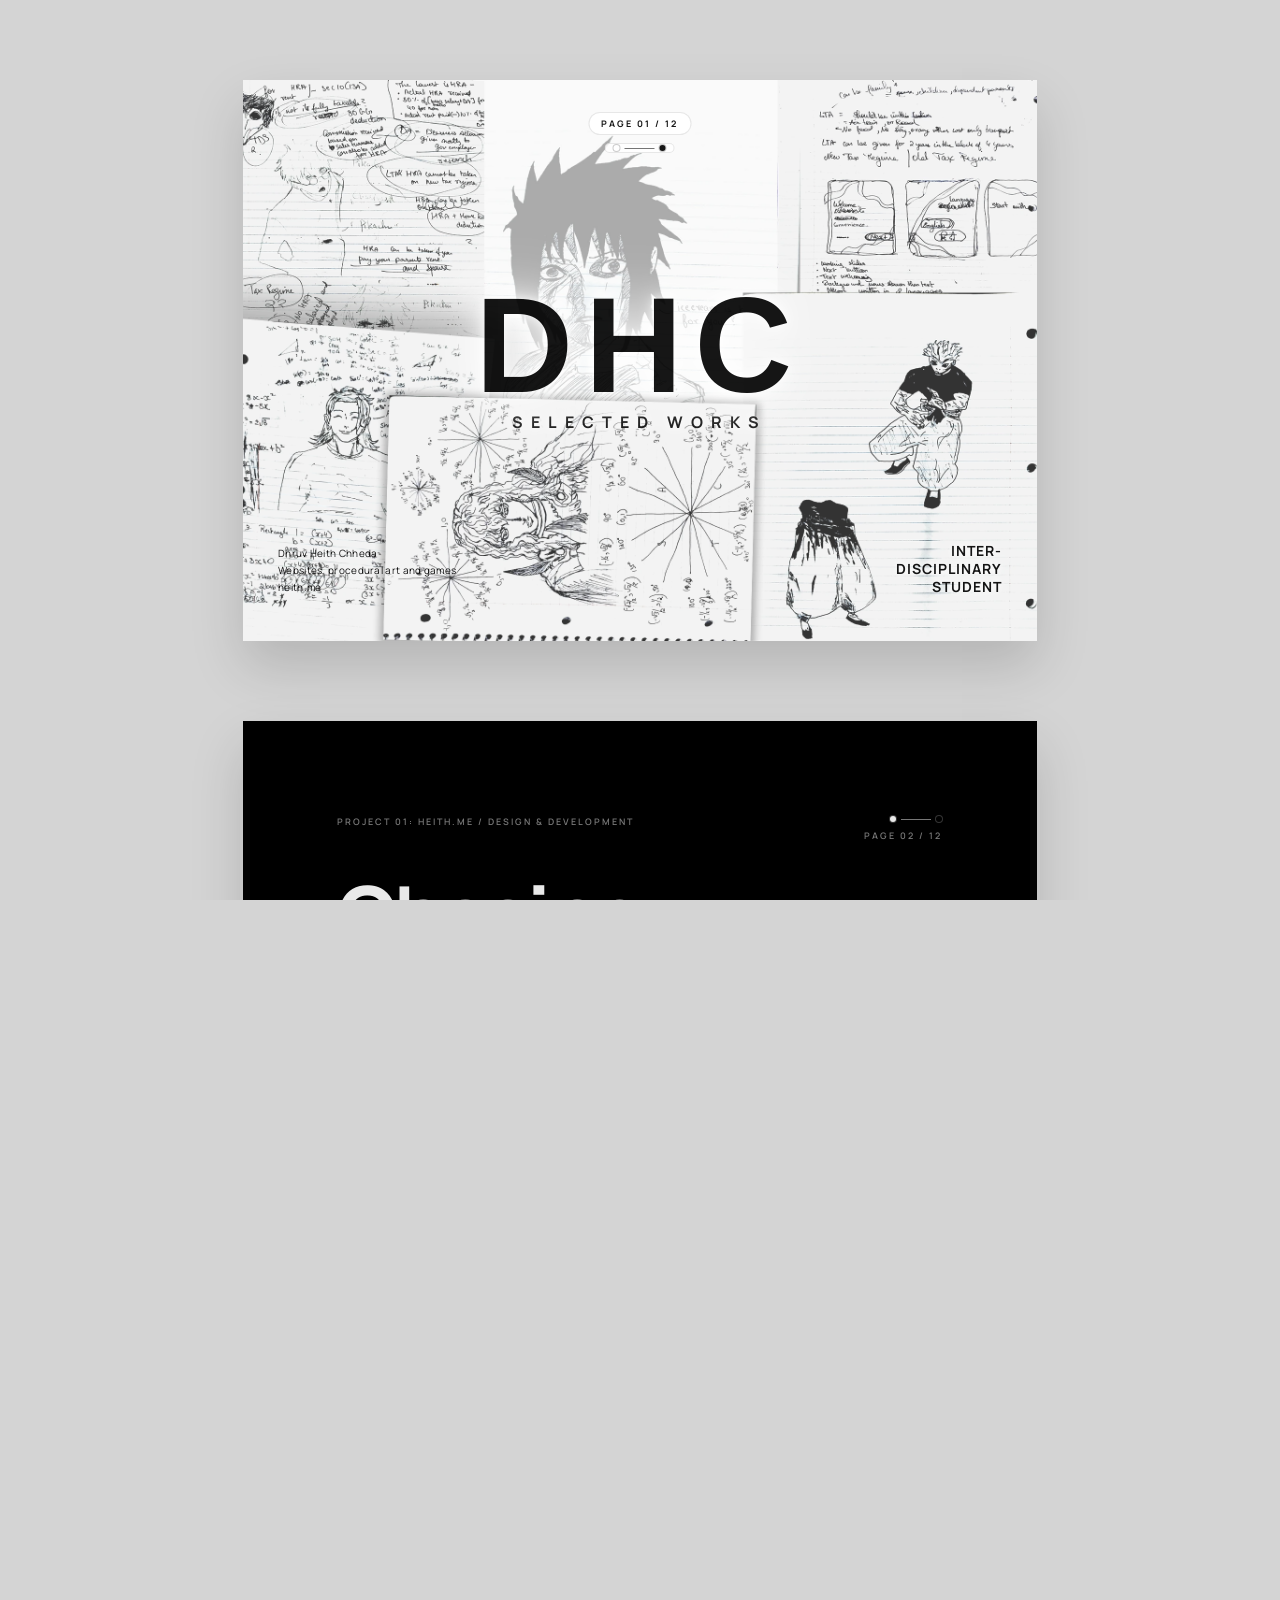
<file: site-design/portfolio.html>
<!DOCTYPE html>
<html lang="en">
<head>
  <meta charset="UTF-8">
  <meta name="robots" content="noindex">
  <title>DHC | Selected Works</title>
  <link rel="icon" type="image/gif" href="[data-uri]">
  <!-- The document now lives in the viewer. This keeps old links working. -->
  <meta http-equiv="refresh" content="0; url=./?view=document">
</head>
<body>
  <a href="./?view=document">Open the document</a>
</body>
</html>
</file>
<file: css/base.css>
@font-face {
  font-family: 'Big Shoulders Display';
  font-style: normal;
  font-weight: 700 900;
  font-display: swap;
  src: url('../fonts/big-shoulders-display-latin.woff2') format('woff2');
}

@font-face {
  font-family: 'IBM Plex Sans';
  font-style: normal;
  font-weight: 400 600;
  font-display: swap;
  src: url('../fonts/ibm-plex-sans-latin.woff2') format('woff2');
}

@font-face {
  font-family: 'IBM Plex Serif';
  font-style: normal;
  font-weight: 400;
  font-display: swap;
  src: url('../fonts/ibm-plex-serif-400-latin.woff2') format('woff2');
}

:root {
  --ink: #f4f6f8;
  --muted: rgba(244, 246, 248, .58);
  --accent: #ecd078;
  --rule: rgba(244, 246, 248, .16);
  --fray: #e8e6df;

  --paper-brown: #7a6656;
  --paper-mauve: #4a3752;
  --paper-green: #3c4a3e;
  --paper-night: #0d1117;

  --font-display: 'Big Shoulders Display', 'Arial Narrow', sans-serif;
  --font-text: 'IBM Plex Sans', system-ui, sans-serif;
  --font-serif: 'IBM Plex Serif', Georgia, serif;

  --ease-out: cubic-bezier(.16, 1, .3, 1);

  /* Crumpled-paper shading, multiplied over a flat paper colour. */
  --grain: url("data:image/svg+xml,%3Csvg viewBox='0 0 400 400' xmlns='http://www.w3.org/2000/svg'%3E%3Cfilter id='c'%3E%3CfeTurbulence type='fractalNoise' baseFrequency='0.015' numOctaves='4' result='n'/%3E%3CfeDiffuseLighting in='n' lighting-color='%23fff' surfaceScale='3'%3E%3CfeDistantLight azimuth='45' elevation='40'/%3E%3C/feDiffuseLighting%3E%3CfeColorMatrix type='matrix' values='1 0 0 0 0 0 1 0 0 0 0 0 1 0 0 0 0 0 0.6 0'/%3E%3C/filter%3E%3Crect width='100%25' height='100%25' filter='url(%23c)'/%3E%3C/svg%3E");
  /* Torn-edge fibres. paper.js fills this in. */
  --fibre: none;

  /* Torn edges, one pair per side: the paper, and the paler fray that shows just beyond it. */
  --tear-bottom: polygon(0% 0%, 100% 0%, 100% calc(100% - 18px), 93% calc(100% - 32px), 82% calc(100% - 14px), 71% calc(100% - 38px), 60% calc(100% - 20px), 52% calc(100% - 45px), 43% calc(100% - 18px), 32% calc(100% - 34px), 23% calc(100% - 15px), 14% calc(100% - 40px), 5% calc(100% - 22px), 0% calc(100% - 30px));
  --tear-bottom-fray: polygon(0% 0%, 100% 0%, 100% calc(100% - 8px), 92% calc(100% - 18px), 84% calc(100% - 6px), 73% calc(100% - 24px), 62% calc(100% - 9px), 50% calc(100% - 30px), 41% calc(100% - 10px), 30% calc(100% - 20px), 21% calc(100% - 5px), 12% calc(100% - 26px), 7% calc(100% - 12px), 0% calc(100% - 15px));
  --tear-top: polygon(0% 100%, 100% 100%, 100% 30px, 92% 16px, 81% 42px, 69% 18px, 60% 36px, 48% 15px, 37% 40px, 28% 20px, 18% 38px, 9% 14px, 0% 28px);
  --tear-top-fray: polygon(0% 100%, 100% 100%, 100% 15px, 93% 6px, 83% 24px, 70% 8px, 58% 20px, 49% 5px, 39% 22px, 26% 8px, 16% 20px, 10% 6px, 0% 14px);
  --tear-right: polygon(0% 0%, 0% 100%, calc(100% - 25px) 100%, calc(100% - 42px) 91%, calc(100% - 18px) 80%, calc(100% - 35px) 68%, calc(100% - 15px) 55%, calc(100% - 40px) 43%, calc(100% - 20px) 31%, calc(100% - 38px) 18%, calc(100% - 16px) 8%, calc(100% - 32px) 0%);
  --tear-right-fray: polygon(0% 0%, 0% 100%, calc(100% - 12px) 100%, calc(100% - 24px) 90%, calc(100% - 8px) 81%, calc(100% - 20px) 69%, calc(100% - 6px) 56%, calc(100% - 25px) 44%, calc(100% - 9px) 32%, calc(100% - 22px) 19%, calc(100% - 7px) 9%, calc(100% - 18px) 0%);
  --tear-left: polygon(100% 0%, 100% 100%, 26px 100%, 40px 92%, 17px 81%, 38px 69%, 15px 58%, 42px 46%, 19px 34%, 35px 21%, 14px 10%, 28px 0%);
  --tear-left-fray: polygon(100% 0%, 100% 100%, 12px 100%, 24px 91%, 7px 82%, 22px 70%, 8px 59%, 25px 47%, 10px 35%, 20px 22%, 6px 11%, 15px 0%);
}

*, *::before, *::after { box-sizing: border-box; }

html, body {
  margin: 0;
  padding: 0;
  color: var(--ink);
  font-family: var(--font-text);
  -webkit-font-smoothing: antialiased;
  scrollbar-width: none;
  user-select: none;
  -webkit-user-select: none;
  -webkit-touch-callout: none;
}

* { scrollbar-width: none; }
*::-webkit-scrollbar { display: none; width: 0; height: 0; }

a { color: inherit; text-decoration: none; }
button { font: inherit; color: inherit; }
a, button, select { -webkit-tap-highlight-color: transparent; touch-action: manipulation; }

::selection { background: var(--accent); color: #1a1a18; }
:focus-visible { outline: 2px solid var(--accent); outline-offset: 4px; }

.allow-select { user-select: text; -webkit-user-select: text; }

[data-font-reveal] { transition: opacity .18s ease; }
html[data-fonts="loading"] [data-font-reveal] { opacity: 0; visibility: hidden; }
/* The placeholder sheet only makes sense once script has decided how this visit starts. */
html[data-entry="quiet"] #intro-card[data-first],
html:not([data-entry]) #intro-card { display: none; }

/* The paper surface shared by panels, headers, sheets and the menu. */
.paper {
  background-color: var(--bg);
  background-image: var(--grain);
  background-blend-mode: multiply;
  background-size: 350px 350px;
}
.fray {
  background-color: var(--fray);
  background-image: var(--fibre);
  background-size: 300px 300px;
}

.brand, .brand-inline { position: relative; cursor: pointer; transition: color .2s ease; }
.brand {
  font-family: var(--font-text);
  font-size: 24px;
  font-weight: 600;
  letter-spacing: -.02em;
  color: var(--ink);
  -webkit-text-stroke: .6px currentColor;
}
.brand.allow-select, .brand-inline.allow-select { padding: 4px 6px; margin: -4px -6px; }
.brand:hover, .brand-inline:hover { color: color-mix(in srgb, var(--accent) 22%, var(--ink)); }

/* Replay arrow that turns in beside the initials. */
.brand::after, .brand-inline::after {
  content: '';
  position: absolute;
  left: calc(100% - 1px);
  top: 50%;
  width: .65em;
  height: .65em;
  background: url("data:image/svg+xml,%3Csvg xmlns='http://www.w3.org/2000/svg' viewBox='0 0 24 24' fill='none' stroke='%23ecd078' stroke-width='2.2' stroke-linecap='round' stroke-linejoin='round'%3E%3Cpath d='M3 12a9 9 0 1 0 9-9 9.75 9.75 0 0 0-6.74 2.74L3 8'/%3E%3Cpath d='M3 3v5h5'/%3E%3C/svg%3E") center / contain no-repeat;
  opacity: 0;
  transform: translateY(-50%) scale(.5) rotate(-90deg);
  transition: opacity .22s ease, transform .35s cubic-bezier(.34, 1.56, .64, 1);
  pointer-events: none;
}
.brand:hover::after, .brand-inline:hover::after,
.brand:focus-visible::after, .brand-inline:focus-visible::after {
  opacity: 1;
  transform: translateY(-50%) scale(1) rotate(0deg);
}

.scroll-hint {
  position: fixed;
  left: var(--gutter, 3.5rem);
  bottom: max(32px, env(safe-area-inset-bottom));
  z-index: 30;
  display: inline-flex;
  align-items: center;
  gap: 12px;
  border: 0;
  padding: 8px 0;
  background: none;
  font-family: var(--font-text);
  font-size: 13px;
  font-weight: 500;
  letter-spacing: .08em;
  text-transform: uppercase;
  color: var(--muted);
  cursor: pointer;
  transition: color .2s ease, opacity .25s ease, visibility .25s;
}
.scroll-hint svg {
  width: 12px;
  height: 19px;
  stroke: currentColor;
  fill: none;
  stroke-width: 1.2;
  animation: scroll-nudge 2.8s ease-in-out infinite;
}
.scroll-hint:hover, .scroll-hint:focus-visible { color: var(--accent); }
.scroll-hint.is-hidden { opacity: 0; visibility: hidden; pointer-events: none; }

@keyframes scroll-nudge {
  0%, 60%, 100% { transform: translateY(0); }
  75% { transform: translateY(4px); }
}

/* Copyright and licence line. Each page decides where it sits. */
.credit {
  display: flex;
  flex-wrap: wrap;
  align-items: baseline;
  gap: 4px 14px;
  margin: 0;
  color: rgba(244, 246, 248, .38);
  font-family: var(--font-text);
  font-size: 11px;
  font-weight: 400;
  line-height: 1.4;
  letter-spacing: .025em;
  white-space: nowrap;
}
.credit a { transition: color .2s ease; }
.credit a:hover, .credit a:focus-visible { color: rgba(244, 246, 248, .78); }

/* The pointer blob. cursor.js moves it. */
html.has-cursor, html.has-cursor * { cursor: none !important; }
#cursor {
  position: fixed;
  top: 0;
  left: 0;
  z-index: 100000;
  width: 16px;
  height: 16px;
  margin: -8px 0 0 -8px;
  border-radius: 47% 53% 52% 48% / 55% 49% 51% 45%;
  background: #fff;
  mix-blend-mode: difference;
  opacity: 0;
  pointer-events: none;
  will-change: transform;
  transition: width .25s ease, height .25s ease, margin .25s ease;
  animation: cursor-morph 3.2s ease-in-out infinite paused;
}
html.has-cursor #cursor { animation-play-state: running; }
#cursor.is-hover { width: 28px; height: 28px; margin: -14px 0 0 -14px; }

@keyframes cursor-morph {
  0%, 100% { border-radius: 47% 53% 52% 48% / 55% 49% 51% 45%; }
  33% { border-radius: 58% 42% 45% 55% / 42% 58% 42% 58%; }
  66% { border-radius: 42% 58% 60% 40% / 52% 44% 56% 48%; }
}

/* Looping animations play once here, so nothing strobes. */
@media (prefers-reduced-motion: reduce) {
  *, *::before, *::after {
    animation-duration: .001s !important;
    animation-iteration-count: 1 !important;
    transition-duration: .001s !important;
    scroll-behavior: auto !important;
  }
}

@media print {
  #cursor { display: none; }
}
</file>
<file: css/crt.css>
/* Scanlines over whatever counts as the screen. Paper sits above this layer. */
.crt-overlay {
  position: fixed;
  inset: 0;
  z-index: 15;
  pointer-events: none;
  background: radial-gradient(circle at center, transparent 50%, rgba(0, 0, 0, .2) 100%);
  box-shadow: inset 0 0 50px rgba(0, 0, 0, .3);
  transform: translateZ(0);
}

.scanlines {
  position: absolute;
  inset: 0;
  background: linear-gradient(to bottom, transparent 50%, rgba(0, 0, 0, .2) 50%);
  background-size: 100% 4px;
}

.crt-refresh-line {
  position: absolute;
  top: 0;
  left: 0;
  width: 100%;
  height: 12vh;
  background: linear-gradient(to bottom, transparent, rgba(255, 255, 255, .01) 20%, rgba(255, 255, 255, .05) 50%, rgba(255, 255, 255, .01) 80%, transparent);
  will-change: transform;
  animation: refresh-roll 8s linear infinite;
}

@keyframes refresh-roll {
  from { transform: translate3d(0, -50vh, 0); }
  to { transform: translate3d(0, 150vh, 0); }
}

/* Nothing needs to move behind the introduction. */
html.intro-open .crt-refresh-line { animation-play-state: paused; }

@media (prefers-reduced-motion: reduce) {
  .crt-refresh-line { display: none; }
}

@media print {
  .crt-overlay { display: none; }
}
</file>
<file: css/intro.css>
#intro-card {
  position: fixed;
  inset: 0;
  z-index: 99998;
  overflow-y: auto;
  overscroll-behavior: contain;
  background-color: var(--bg);
  background-image: var(--grain);
  background-blend-mode: multiply;
  background-size: 350px 350px;
  color: var(--ink);
  transition: opacity .45s ease;
}
#intro-card.is-leaving { opacity: 0; pointer-events: none; }
#intro-card:focus { outline: none; }

/* A heading line, two even columns, a footer line. The columns sit in the middle of whatever height is left. */
.intro {
  display: grid;
  grid-template-rows: auto 1fr auto;
  max-width: 1120px;
  min-height: 100%;
  margin: 0 auto;
  padding: clamp(28px, 7vh, 72px) clamp(20px, 5vw, 64px) clamp(20px, 5vh, 48px);
}

.intro-head {
  display: flex;
  flex-wrap: wrap;
  align-items: baseline;
  justify-content: space-between;
  gap: 8px 32px;
  padding-bottom: 20px;
  border-bottom: 1px solid var(--rule);
}
.intro-name {
  margin: 0;
  font-family: var(--font-display);
  font-size: clamp(36px, 4.6vw, 62px);
  font-weight: 900;
  line-height: 1;
  letter-spacing: -.005em;
}
.intro-role {
  margin: 0;
  font-size: 14px;
  font-weight: 500;
  letter-spacing: .03em;
  color: var(--muted);
}

.intro-body {
  display: grid;
  grid-template-columns: minmax(0, 1fr) minmax(0, 1fr);
  column-gap: clamp(36px, 6vw, 88px);
  align-self: center;
  padding: clamp(24px, 5vh, 48px) 0;
  font-family: var(--font-serif);
  font-size: clamp(15px, 1.12vw, 16.5px);
  line-height: 1.68;
}
.intro-body--single { grid-template-columns: minmax(0, 62ch); justify-content: center; }
.intro-col p { margin: 0 0 1.05em; }
.intro-col > :last-child { margin-bottom: 0; }

.intro-label {
  margin: 0 0 .9em;
  font-family: var(--font-text);
  font-size: 13px;
  font-weight: 500;
  letter-spacing: .03em;
  color: var(--muted);
}
.intro-list { margin: 0 0 1.6em; border-top: 1px solid var(--rule); }
.intro-list div {
  display: grid;
  grid-template-columns: 7.5em minmax(0, 1fr);
  column-gap: 1.25em;
  padding: .62em 0;
  border-bottom: 1px solid var(--rule);
}
.intro-list dt {
  padding-top: .22em;
  font-family: var(--font-text);
  font-size: 13px;
  font-weight: 500;
  color: var(--muted);
}
.intro-list dd { margin: 0; }

.intro-foot {
  display: flex;
  align-items: center;
  justify-content: space-between;
  gap: 16px 24px;
  padding-top: 20px;
  border-top: 1px solid var(--rule);
}
.intro-contact { display: flex; flex-wrap: wrap; gap: 8px 28px; }
.intro-link {
  border: 0;
  padding: 0;
  background: none;
  font-family: var(--font-text);
  font-size: 14px;
  font-weight: 500;
  color: var(--ink);
  text-decoration: underline;
  text-decoration-color: var(--rule);
  text-underline-offset: 5px;
  cursor: pointer;
  transition: text-decoration-color .2s ease;
}
.intro-link:hover, .intro-link:focus-visible { text-decoration-color: currentColor; }

.intro-actions { display: flex; align-items: center; gap: 20px; }
.intro-hint { font-size: 12px; letter-spacing: .04em; color: var(--muted); }
.intro-enter {
  display: inline-flex;
  align-items: center;
  gap: 10px;
  border: 0;
  padding: 0;
  background: none;
  font-family: var(--font-text);
  font-size: 15px;
  font-weight: 600;
  letter-spacing: .06em;
  text-transform: uppercase;
  color: var(--accent);
  cursor: pointer;
  transition: color .2s ease;
}
.intro-enter svg {
  width: 10px;
  height: 16px;
  fill: none;
  stroke: currentColor;
  stroke-width: 1.6;
  transition: transform .3s var(--ease-out);
}
.intro-enter:hover, .intro-enter:focus-visible { color: var(--ink); }
.intro-enter:hover svg { transform: translateY(3px); }

/* Entrance: heading, then each column, then the footer. */
.intro-head, .intro-col, .intro-foot {
  opacity: 0;
  transform: translateY(12px);
  transition: opacity .6s ease, transform .8s var(--ease-out);
  transition-delay: calc(var(--i, 0) * 90ms);
}
.intro-col:nth-child(1) { --i: 1; }
.intro-col:nth-child(2) { --i: 2; }
.intro-foot { --i: 3; }
#intro-card.is-ready :is(.intro-head, .intro-col, .intro-foot) { opacity: 1; transform: none; }
#intro-card.is-instant * { transition: none !important; }

@media (max-width: 820px) {
  .intro-body { grid-template-columns: minmax(0, 1fr); row-gap: 1.6em; align-self: start; }
  .intro-foot { flex-direction: column; align-items: flex-start; }
}
</file>
<file: css/loader.css>
#glass-loader {
  position: fixed;
  inset: 0;
  z-index: 99999;
  display: flex;
  align-items: center;
  justify-content: center;
  pointer-events: none;
}

.glass-shell {
  position: relative;
  width: min(30vw, 200px);
  aspect-ratio: 1;
  display: flex;
  align-items: center;
  justify-content: center;
  border: 1.5px solid rgba(255, 255, 255, .2);
  border-radius: 34%;
  background: linear-gradient(135deg, rgba(255, 255, 255, .4), rgba(255, 255, 255, .05));
  box-shadow: inset 0 2px 20px rgba(255, 255, 255, .3), inset 0 -2px 20px rgba(0, 0, 0, .1), 0 20px 40px rgba(0, 0, 0, .15);
  opacity: 0;
  transform: scale(.72);
  transition: transform .6s cubic-bezier(.34, 1.56, .64, 1), opacity .5s ease-out;
  will-change: transform, opacity;
}

/* A lit rim, then a soft highlight in the corner. */
.glass-shell::before {
  content: '';
  position: absolute;
  inset: -1px;
  padding: 1.5px;
  border-radius: inherit;
  background: linear-gradient(180deg, rgba(255, 255, 255, .5), rgba(255, 255, 255, 0));
  -webkit-mask: linear-gradient(#fff 0 0) content-box, linear-gradient(#fff 0 0);
  -webkit-mask-composite: xor;
  mask-composite: exclude;
  opacity: .8;
}
.glass-shell::after {
  content: '';
  position: absolute;
  top: -15%;
  left: -15%;
  width: 60%;
  height: 60%;
  border-radius: 50%;
  background: radial-gradient(circle, rgba(255, 255, 255, .6), transparent 70%);
  opacity: .9;
}

.glass-mark {
  position: relative;
  z-index: 1;
  width: 64%;
  height: 64%;
  opacity: 0;
  filter: drop-shadow(0 2px 8px rgba(0, 0, 0, .25));
  transition: opacity .4s ease-out;
}

#glass-loader.in .glass-shell { opacity: 1; transform: scale(1); }
#glass-loader.in .glass-mark { opacity: 1; }
#glass-loader.ascending .glass-shell { transition: none; }
#glass-loader.ascending .glass-shell::after { opacity: .6; }
</file>
<file: css/landing.css>
:root {
  --nav-h: 88px;

  /* Where the panels rest, and where they are right now. landing.js drives the second set. */
  --rest-left: max(calc(92vw - clamp(320px, 34vw, 620px)), calc(50vw + 36px));
  --rest-bottom: 20vh;
  --rest-top: 20vh;
  --p-top: var(--rest-top);
  --p-bottom: var(--rest-bottom);
  --p-left: var(--rest-left);
  --p-right: calc(100vw - var(--rest-left) - clamp(320px, 34vw, 620px) + 18px);
  --split-y: 66.666667vh;

  /* Reel links: text colour, the blend of the layer above it, and that layer's colour.
     landing.js swaps these on the cuts. */
  --s-t-1: #fff; --s-t-2: #fff; --s-t-3: #fff;
  --s-mode-1: darken; --s-mode-2: darken; --s-mode-3: darken;
  --s-c-1: #3c14ff; --s-c-2: #3c14ff; --s-c-3: #3c14ff;

  --loader-bg: #1a1a18;
  --loader-ink: #f0ebe3;
}
@media (prefers-color-scheme: light) {
  :root { --loader-bg: #f5f0e8; --loader-ink: #1a1a18; }
}

html, body { background-color: var(--loader-bg); overflow-x: hidden; }
body.mobile-mode { background-color: var(--paper-brown); }

/* The intro matches the browser's own light or dark, so the signature can fly into the tab. */
html[data-page="landing"] #intro-card {
  --ink: var(--loader-ink);
  --muted: color-mix(in srgb, var(--loader-ink) 58%, transparent);
  --rule: color-mix(in srgb, var(--loader-ink) 16%, transparent);
  background: var(--loader-bg);
}
@media (prefers-color-scheme: light) {
  html[data-page="landing"] #intro-card { --accent: #8c6a1d; }
}
html[data-page="landing"]:not([data-scene-ready]) [data-font-reveal] { opacity: 0; visibility: hidden; }

#spacer { width: 100%; height: 165vh; }
@supports (height: 100dvh) {
  #spacer { height: 165dvh; }
}

.mobile-only { display: none; }
body.mobile-mode .mobile-only { display: block; }
body.mobile-mode .desktop-only { display: none; }

/* Panels */
.panel {
  position: fixed;
  overflow: visible;
  contain: layout style;
  touch-action: pan-y;
  transform: translateZ(0);
}
html.panel-anim .panel { transition: width .9s var(--ease-out), height .9s var(--ease-out); }
.panel > .fray, .panel > .paper { position: absolute; inset: 0; }

#panel-top { --bg: var(--paper-mauve); top: 0; right: 0; left: 0; z-index: 30; height: var(--p-top); filter: drop-shadow(0 10px 16px rgba(0, 0, 0, .7)); }
#panel-left { --bg: var(--paper-brown); top: 0; bottom: 0; left: 0; z-index: 40; width: max(var(--p-left), 0px); filter: drop-shadow(10px 0 16px rgba(0, 0, 0, .7)); }
#panel-bottom { --bg: var(--paper-green); right: 0; bottom: 0; left: 0; z-index: 50; height: max(var(--p-bottom), 0px); filter: drop-shadow(0 -10px 16px rgba(0, 0, 0, .7)); }

/* The right panel is two copies cut at --split-y: the upper one lies under the stack,
   the lower one over it. That is what lets each panel overlap the next all the way round. */
#panel-right-base, #panel-right-fake {
  --bg: var(--paper-night);
  top: 0;
  right: -2px;
  bottom: 0;
  width: calc(max(var(--p-right), 0px) + 2px);
  filter: drop-shadow(-10px 0 16px rgba(0, 0, 0, .7));
}
#panel-right-base { z-index: 20; clip-path: inset(0 0 calc(100vh - var(--split-y) - 1px) -30px); }
#panel-right-fake { z-index: 60; clip-path: inset(var(--split-y) 0 0 -30px); }

#panel-top > .fray { clip-path: var(--tear-bottom-fray); }
#panel-top > .paper { clip-path: var(--tear-bottom); }
#panel-bottom > .fray { clip-path: var(--tear-top-fray); }
#panel-bottom > .paper { clip-path: var(--tear-top); }
#panel-left > .fray { clip-path: var(--tear-right-fray); }
#panel-left > .paper { clip-path: var(--tear-right); }
#panel-right-base > .fray, #panel-right-fake > .fray { clip-path: var(--tear-left-fray); }
#panel-right-base > .paper, #panel-right-fake > .paper { clip-path: var(--tear-left); }

/* Textures hang from the torn edge, so they stay put while a panel resizes. */
#panel-top > * { background-position: bottom left; }
#panel-left > * { background-position: top right; }
#panel-bottom > *, #panel-right-base > *, #panel-right-fake > * { background-position: top left; }

/* Leaving for the repository: the right panel grows over everything, carrying a screenshot of it. */
.panel-dest {
  position: absolute;
  top: 0;
  left: 0;
  width: calc(100vw + 80px);
  height: 100vh;
  clip-path: var(--tear-left);
}
.panel-dest img { display: block; width: 100%; height: 100%; object-fit: cover; }
#panel-right-base.is-taking-over { z-index: 55; clip-path: none; will-change: width; }
#panel-right-base.is-taking-over .panel-right-label { opacity: 0; pointer-events: none; }
#panel-right-base.is-taking-over > .paper { background-color: transparent; mix-blend-mode: multiply; }
#panel-right-base.is-taking-over ~ #panel-right-fake { display: none; }

.paper-left { position: absolute; top: 0; right: 0; bottom: 0; width: var(--rest-left); }
.paper-bottom { position: absolute; top: 0; right: 0; left: 0; height: var(--rest-bottom); }

/* Small labels with a dot that shows on hover. */
.panel-right-label, .nav-item--reach-out { position: relative; }
.panel-right-label::after, .nav-item--reach-out::after {
  content: '';
  position: absolute;
  width: 5px;
  height: 5px;
  border-radius: 50%;
  background: var(--accent);
  opacity: 0;
  transition: opacity .2s ease, transform .2s ease;
  pointer-events: none;
}
.panel-right-label {
  position: absolute;
  top: 50%;
  left: 48px;
  z-index: 1;
  transform: translateY(-50%);
  writing-mode: vertical-rl;
  font-size: 13px;
  font-weight: 600;
  letter-spacing: .06em;
  text-transform: uppercase;
  white-space: nowrap;
  color: var(--ink);
  opacity: .85;
  transition: opacity .2s ease;
}
.panel-right-label:hover, .panel-right-label:focus-visible { opacity: 1; }
.panel-right-label::after { top: -13px; left: 50%; transform: translateX(-50%) scale(.4); }
.panel-right-label:hover::after { opacity: 1; transform: translateX(-50%) scale(1); }
.nav-item--reach-out { margin-left: 12px; }
.nav-item--reach-out::after { top: 50%; left: -13px; transform: translateY(-50%) scale(.4); }
.nav-item--reach-out:hover::after { opacity: 1; transform: translateY(-50%) scale(1); }

/* Navigation and hero copy */
.nav {
  position: absolute;
  top: 0;
  right: 0;
  left: 0;
  display: flex;
  align-items: center;
  justify-content: space-between;
  height: var(--nav-h);
  padding: 0 max(32px, env(safe-area-inset-right)) 0 max(32px, env(safe-area-inset-left));
}
#panel-top .nav { top: auto; bottom: 24px; display: grid; grid-template-columns: 1fr auto 1fr; }
#panel-top .nav-item { justify-self: start; }
#panel-top .brand { justify-self: center; }

.nav-item { font-size: 18px; font-weight: 600; color: var(--ink); }
.reel-label { font-weight: 600; }

.credit { position: absolute; top: calc(12px + var(--p-top) - var(--rest-top)); right: max(32px, env(safe-area-inset-right)); }

.hero-copy { top: 58%; transform: translateY(-50%); }
.desktop-only .hero-copy { position: absolute; left: 12%; width: 560px; max-width: 76vw; }
.eyebrow, .headline { font-family: var(--font-display); font-weight: 700; }
.eyebrow { margin: 0 0 -.44em; font-size: clamp(26px, 3.6vw, 46px); line-height: .9; color: var(--accent); }
.headline { margin: 0 0 24px; font-size: clamp(40px, 6vw, 72px); line-height: .95; }
.headline .brand-inline {
  font-family: var(--font-text);
  font-size: 1.4em;
  font-weight: 700;
  letter-spacing: -.02em;
  -webkit-text-stroke: .6px currentColor;
}
.sub { max-width: 42ch; margin: 0; font-size: 16px; line-height: 1.55; color: var(--muted); }

.scroll-hint { position: static; padding: 0; }
.desktop-only .scroll-hint { position: absolute; bottom: 36px; left: 12%; }

/* The reel and what sits on it */
#layer-bg { position: fixed; inset: 0; z-index: 10; isolation: isolate; }
.reel { position: absolute; inset: 0; background: var(--paper-night); cursor: pointer; }
.reel.is-full { cursor: default; }
.reel > video { display: block; width: 100%; height: 100%; object-fit: cover; }

/* Each link is two stacked copies of its word, both blended with the footage itself.
   The lower one takes the difference, so its colour moves with whatever passes behind it.
   The upper one lightens or darkens to a set colour, which stops the mix going muddy.
   The link itself must not become a stacking context, or its layers lose sight of the video. */
.s-text {
  --s-off: .0625em;
  --s-pad-y: clamp(8px, 1vw, 14px);
  --s-pad-x: 0px;
  position: absolute;
  left: 12vw;
  width: fit-content;
  padding: var(--s-pad-y) var(--s-pad-x);
  font-family: var(--font-display);
  font-size: clamp(28px, 3.5vw, 48px);
  font-weight: 900;
  line-height: 1.05;
  letter-spacing: .06em;
  color: transparent;
}
.s-text.s1 { top: calc(45vh - clamp(60px, 12vh, 100px)); --s-t: var(--s-t-1); --s-mode: var(--s-mode-1); --s-c: var(--s-c-1); }
.s-text.s2 { top: 45vh; --s-t: var(--s-t-2); --s-mode: var(--s-mode-2); --s-c: var(--s-c-2); }
.s-text.s3 { top: calc(45vh + clamp(60px, 12vh, 100px)); --s-t: var(--s-t-3); --s-mode: var(--s-mode-3); --s-c: var(--s-c-3); }

/* Both layers tilt toward the pointer together. */
.s-mix, .s-key {
  --hx: 0;
  --hy: 0;
  display: block;
  white-space: nowrap;
  opacity: var(--o, 1);
  translate: 0 var(--ty, 0px);
  transform: perspective(600px) translate3d(calc(var(--hx) * 3px), calc(var(--hy) * 3px), 0) rotateX(calc(var(--hy) * -6deg)) rotateY(calc(var(--hx) * -6deg));
  transition: color .07s linear, text-shadow .35s var(--ease-out), transform .4s cubic-bezier(.2, .8, .2, 1);
}
.s-text:hover .s-mix, .s-text:hover .s-key { transition: color .07s linear, text-shadow .35s var(--ease-out), transform .1s linear; }
.s-mix {
  position: relative;
  mix-blend-mode: difference;
  color: var(--s-t);
  text-shadow: calc(var(--s-off) * -1) 0 0 #ff2a4d, var(--s-off) 0 0 #19e0ff;
}
.s-key {
  position: absolute;
  top: var(--s-pad-y);
  left: var(--s-pad-x);
  mix-blend-mode: var(--s-mode);
  color: var(--s-c);
}
.s-text:hover, .s-text:focus-visible { --s-off: .115em; }

.reel-label {
  display: inline-flex;
  align-items: center;
  font-size: 13px;
  letter-spacing: .06em;
  text-transform: uppercase;
  color: var(--ink);
}
.reel-controls { display: flex; align-items: center; gap: 10px; }
.reel-btn {
  position: relative;
  display: inline-flex;
  align-items: center;
  justify-content: center;
  width: 38px;
  height: 38px;
  border: 0;
  padding: 0;
  background: none;
  color: var(--ink);
  cursor: pointer;
  transition: transform .2s var(--ease-out);
}
.reel-btn:hover { transform: scale(1.12); }
.reel-btn:active { transform: scale(.92); }
.reel-btn .icon { position: absolute; width: 17px; height: 17px; transition: opacity .25s ease, transform .3s var(--ease-out); }
.reel-btn .icon-play { opacity: 0; transform: scale(.5) rotate(-10deg); }
.reel-btn[data-playing="false"] .icon-pause { opacity: 0; transform: scale(.5) rotate(10deg); }
.reel-btn[data-playing="false"] .icon-play { opacity: 1; transform: none; }
.icon-sound .sound-wave, .icon-sound .sound-slash { transition: opacity .18s ease; }
.icon-sound .sound-slash { opacity: 0; }
.reel-btn[data-muted="true"] .sound-wave { opacity: 0; }
.reel-btn[data-muted="true"] .sound-slash { opacity: 1; }

#deskReelLabel { position: absolute; bottom: 40px; left: 6vw; z-index: 12; height: 38px; }
#deskReelControls { position: absolute; right: 6vw; bottom: 40px; z-index: 15; }

/* Small screens: one column, and the reel opens out of a rounded window. */
body.mobile-mode #layer-bg { z-index: 2; isolation: auto; }
body.mobile-mode .reel { position: fixed; contain: paint; will-change: clip-path; }
body.mobile-mode .reel.is-full { clip-path: none !important; }

.hero-fixed { position: fixed; inset: 0; z-index: 5; pointer-events: none; }
.hero-fixed a, .hero-fixed button, .hero-fixed [role="button"], .hero-fixed .scroll-hint { pointer-events: auto; }
.mobile-only .hero-copy {
  position: fixed;
  left: max(8vw, env(safe-area-inset-left));
  z-index: 5;
  width: min(40vw, 560px);
}
.mobile-only .eyebrow { margin-bottom: -2px; }
.mobile-only .eyebrow::after { content: ''; display: block; width: 34px; height: 3px; margin-top: 8px; background: var(--accent); }
/* Shares a row with the reel controls, on the far side. */
.mobile-only .scroll-hint {
  position: fixed;
  right: max(40px, calc(env(safe-area-inset-right) + 20px));
  left: auto;
  bottom: max(31px, calc(env(safe-area-inset-bottom) + 20px));
  z-index: 5;
  color: var(--ink);
}
.mobile-only .reel-controls { position: fixed; z-index: 10; padding-top: 10px; border-top: 1px solid color-mix(in srgb, var(--ink) 18%, transparent); opacity: 0; transition: opacity .6s ease; pointer-events: auto; }
.mobile-only .reel-btn { width: 44px; height: 44px; }
.mobile-only .reel-btn .icon { width: 15px; height: 15px; }
body.mobile-mode .s-text { --o: 0; }
.mobile-only .nav-item, .mobile-only .brand { opacity: 0; animation: nav-in .5s ease forwards; }
.mobile-only .nav-item { animation-delay: .2s; }
@keyframes nav-in { to { opacity: 1; } }

@media (max-width: 760px) {
  .mobile-only .hero-copy { top: calc(var(--nav-h) + 16px); right: max(20px, env(safe-area-inset-right)); left: max(20px, env(safe-area-inset-left)); width: auto; transform: none; }
  .mobile-only .headline { font-size: clamp(34px, 9vw, 52px); }
  .mobile-only .eyebrow { font-size: clamp(28px, 8vw, 44px); }
  .mobile-only .nav { padding: 0 max(20px, env(safe-area-inset-right)) 0 max(20px, env(safe-area-inset-left)); }
  body.mobile-mode .s-text { --s-pad-y: 8px; --s-pad-x: 14px; font-size: clamp(22px, 6vw, 32px); }
}

html.lenis, html.lenis body { height: auto; }
.lenis.lenis-smooth { scroll-behavior: auto !important; }
.lenis.lenis-stopped { overflow: clip; }
</file>
<file: css/page.css>
/* Chrome shared by Projects, Devlogs and Design: the paper header and what sits on it. */
html[data-page="projects"] { --bg: var(--paper-green); }
html[data-page="devlogs"] { --bg: var(--paper-brown); }
html[data-page="design"] { --bg: var(--paper-mauve); }

:root {
  --gutter: clamp(20px, 4vw, 56px);
  --nav-h: 72px;
  /* The dark surface behind the paper, like the screen on the landing page. */
  --stage: color-mix(in srgb, var(--bg) 42%, #000);
}

html, body { background: var(--stage); }

.top-nav {
  position: sticky;
  top: 0;
  z-index: 50;
  display: grid;
  grid-template-columns: 1fr auto 1fr;
  align-items: center;
  height: var(--nav-h);
  padding: 0 var(--gutter);
}

/* The strip is taller than the bar, so its torn edge hangs below. */
.nav-paper {
  position: absolute;
  inset: 0 0 -38px;
  z-index: -1;
  pointer-events: none;
  filter: drop-shadow(0 8px 14px rgba(0, 0, 0, .55));
}
.nav-paper span { position: absolute; inset: 0; }
.nav-paper .fray { clip-path: var(--tear-bottom-fray); }
.nav-paper .paper { clip-path: var(--tear-bottom); background-position: bottom left; }

.nav-item {
  margin: 0 -8px;
  border: 0;
  padding: 6px 8px;
  background: none;
  font-size: 14px;
  font-weight: 500;
  letter-spacing: .04em;
  color: var(--ink);
  cursor: pointer;
  transition: color .2s ease;
}
.nav-item:hover, .nav-item[aria-expanded="true"] { color: var(--accent); }
.nav-home { justify-self: start; }
.top-nav .brand { justify-self: center; }
/* The menu's sheets slide down over this. */
.menu-trigger { justify-self: end; }

@media (max-width: 640px) {
  :root { --nav-h: 64px; }
}

@media print {
  .top-nav { display: none; }
}
</file>
<file: css/menu.css>
.corner-menu {
  --sheet: min(470px, max(320px, 31vw), calc(100vw - 20px), calc(100dvh - 20px));
  position: absolute;
  top: 0;
  right: 0;
  z-index: 2;
  width: var(--sheet);
  height: var(--sheet);
  pointer-events: none;
  visibility: hidden;
  transition: visibility 0s .62s;
}
.corner-menu.is-open { visibility: visible; transition-delay: 0s; }

/* Each sheet hangs above the corner and swings down around its bottom edge. */
.menu-sheet {
  position: absolute;
  top: 0;
  right: 0;
  display: block;
  width: calc(var(--sheet) * 2.8);
  height: calc(var(--sheet) * 1.8);
  color: var(--ink);
  pointer-events: none;
  transform-origin: 50% 100%;
  transform: translate3d(50%, -100%, 0) rotate(var(--angle)) translateY(-80px);
  transition: transform .6s var(--ease-out);
}
.menu-sheet--wide { --angle: 24deg; --front-angle: 22deg; --label-shift: calc(var(--sheet) * -.32); z-index: 1; }
.menu-sheet--tall { --angle: 66deg; --front-angle: 68deg; --label-shift: calc(var(--sheet) * .35); z-index: 2; }
.menu-sheet.is-front { z-index: 3; }

.corner-menu.is-open .menu-sheet {
  transform: translate3d(50%, -100%, 0) rotate(var(--angle)) translateY(calc(var(--sheet) * .43));
}
.corner-menu.is-open .menu-sheet.is-front {
  transform: translate3d(50%, -100%, 0) rotate(var(--front-angle)) translateY(calc(var(--sheet) * .43 + 8px));
}
.corner-menu.is-open .menu-sheet.is-lifting {
  transform: translate3d(50%, -100%, 0) rotate(var(--front-angle)) translateY(calc(var(--sheet) * .43 + 35px));
  transition-duration: .24s;
}

.menu-sheet-body,
.menu-sheet .fray,
.menu-sheet .paper {
  position: absolute;
  inset: 0;
  pointer-events: none;
}
.menu-sheet-body {
  filter: drop-shadow(-2px 3px 2px rgba(0, 0, 0, .34)) drop-shadow(-5px 8px 12px rgba(0, 0, 0, .4));
  transition: filter .3s ease;
}
.menu-sheet.is-lifting .menu-sheet-body {
  filter: drop-shadow(-8px 16px 5px rgba(0, 0, 0, .22)) drop-shadow(-13px 24px 22px rgba(0, 0, 0, .38));
}
.menu-sheet .fray { clip-path: var(--fray-edge); }
.menu-sheet .paper { clip-path: var(--paper-edge); }
/* Only the visible paper takes clicks, not the sheet's empty corners. */
.corner-menu.is-open .fray { pointer-events: auto; cursor: pointer; }

.menu-sheet-label {
  position: absolute;
  left: calc(50% + var(--label-shift));
  bottom: 56px;
  transform: translateX(-50%);
  font-family: var(--font-text);
  font-size: 13px;
  font-weight: 500;
  letter-spacing: .08em;
  text-transform: uppercase;
  white-space: nowrap;
  opacity: .86;
  transition: opacity .2s ease;
}
.menu-sheet-label::before {
  content: '';
  position: absolute;
  left: -13px;
  top: 50%;
  width: 5px;
  height: 5px;
  border-radius: 50%;
  background: var(--accent);
  opacity: 0;
  transform: translateY(-50%) scale(.4);
  transition: opacity .2s ease, transform .2s ease;
}
.menu-sheet:hover .menu-sheet-label,
.menu-sheet:focus-visible .menu-sheet-label { opacity: 1; }
.menu-sheet:hover .menu-sheet-label::before,
.menu-sheet:focus-visible .menu-sheet-label::before { opacity: 1; transform: translateY(-50%) scale(1); }

.menu-sheet:focus-visible { outline: none; }
.menu-sheet:focus-visible .menu-sheet-label { text-decoration: underline; text-underline-offset: 5px; }

@media print {
  .corner-menu { display: none; }
}
</file>
<file: css/listing.css>
/* Projects and Devlogs: a title on the screen, then a sheet of paper that slides up over it. */
.stage {
  position: fixed;
  inset: 0;
  z-index: 1;
  overflow: hidden;
  pointer-events: none;
}

.hero {
  position: relative;
  z-index: 5;
  min-height: calc(100svh - var(--nav-h) - 15vh);
  padding: clamp(48px, 10vh, 104px) var(--gutter) 0;
}
.hero-title {
  margin: 0;
  font-family: var(--font-display);
  font-size: clamp(5.2rem, 17vw, 15rem);
  font-weight: 900;
  line-height: .82;
  letter-spacing: -.02em;
  text-transform: uppercase;
  color: var(--accent);
}
.hero-sub {
  max-width: 34ch;
  margin: 1.4rem 0 0;
  font-family: var(--font-serif);
  font-size: clamp(16px, 1.35vw, 19px);
  line-height: 1.5;
  color: rgba(244, 246, 248, .86);
}

.scroll-hint { left: auto; right: var(--gutter); z-index: 6; }

.sheet {
  position: relative;
  z-index: 20;
  padding: clamp(56px, 9vh, 104px) var(--gutter) 28px;
}
/* The paper runs up past the top of the sheet and is torn there, so the tear and the page are one surface. */
.sheet::before {
  content: '';
  position: absolute;
  inset: -46px 0 0;
  z-index: -1;
  background-color: var(--bg);
  background-image: var(--grain);
  background-blend-mode: multiply;
  background-size: 350px 350px;
  clip-path: var(--tear-top);
}
/* Behind it, a short strip carries the fray and casts the shadow. Only this strip is filtered, so the sheet can be any height. */
.sheet-edge {
  position: absolute;
  right: 0;
  bottom: 100%;
  left: 0;
  z-index: -2;
  height: 46px;
  pointer-events: none;
  filter: drop-shadow(0 -8px 13px rgba(0, 0, 0, .55));
}
.sheet-edge span { position: absolute; inset: 0; }
.sheet-edge .fray { clip-path: var(--tear-top-fray); }
.sheet-edge .shade { background: var(--bg); clip-path: var(--tear-top); }
.sheet-inner { max-width: 1180px; margin: 0 auto; }

.entries { margin: 0; padding: 0; list-style: none; counter-reset: entry; }
.entry {
  display: grid;
  grid-template-columns: 3.25rem minmax(0, 1fr) minmax(8.5rem, auto);
  column-gap: clamp(16px, 3vw, 48px);
  padding: clamp(28px, 4.4vh, 46px) 0;
  border-top: 1px solid var(--rule);
}
.entry:last-child { border-bottom: 1px solid var(--rule); }
.entry::before {
  counter-increment: entry;
  content: counter(entry, decimal-leading-zero);
  padding-top: 1.05em;
  font-size: 13px;
  font-weight: 600;
  letter-spacing: .04em;
  color: var(--accent);
}
.entry-title {
  margin: 0 0 .45em;
  font-family: var(--font-display);
  font-size: clamp(30px, 3.3vw, 46px);
  font-weight: 700;
  line-height: 1.02;
  letter-spacing: .01em;
}
.entry-title a { transition: color .2s ease; }
.entry-title a:hover, .entry-title a:focus-visible { color: var(--accent); }
.entry-text {
  max-width: 64ch;
  margin: 0;
  font-family: var(--font-serif);
  font-size: clamp(15.5px, 1.2vw, 17.5px);
  line-height: 1.6;
  color: rgba(244, 246, 248, .9);
}
.entry-meta {
  display: grid;
  grid-template-columns: auto minmax(0, 1fr);
  column-gap: 1em;
  max-width: 64ch;
  margin: 1.1em 0 0;
  font-size: 13.5px;
  line-height: 1.55;
  color: var(--muted);
}
.entry-meta dt { font-weight: 500; color: rgba(244, 246, 248, .82); }
.entry-meta dd { margin: 0; }
.entry-tags { display: flex; flex-wrap: wrap; gap: 0 .55em; padding: 0; list-style: none; }
.entry-tags li + li::before { content: '/'; margin-right: .55em; opacity: .5; }

.entry-links {
  display: flex;
  flex-direction: column;
  align-items: flex-end;
  gap: 10px;
  padding-top: .85em;
}
.text-link {
  font-size: 14px;
  font-weight: 500;
  letter-spacing: .02em;
  white-space: nowrap;
  color: var(--ink);
  text-decoration: underline;
  text-decoration-color: rgba(244, 246, 248, .3);
  text-underline-offset: 5px;
  transition: color .2s ease, text-decoration-color .2s ease;
}
/* Drawn rather than typed: an arrow glyph changes shape from one system font to the next. */
.text-link:not(.text-link--off)::after {
  content: '';
  display: inline-block;
  width: .62em;
  height: .62em;
  margin-left: .45em;
  background: currentColor;
  -webkit-mask: url("data:image/svg+xml,%3Csvg xmlns='http://www.w3.org/2000/svg' viewBox='0 0 10 10' fill='none' stroke='%23000' stroke-width='1.4'%3E%3Cpath d='M1.5 8.5l7-7M3 1.5h5.5V7'/%3E%3C/svg%3E") center / contain no-repeat;
  mask: url("data:image/svg+xml,%3Csvg xmlns='http://www.w3.org/2000/svg' viewBox='0 0 10 10' fill='none' stroke='%23000' stroke-width='1.4'%3E%3Cpath d='M1.5 8.5l7-7M3 1.5h5.5V7'/%3E%3C/svg%3E") center / contain no-repeat;
  transition: transform .25s var(--ease-out);
}
a.text-link:hover, a.text-link:focus-visible { color: var(--accent); text-decoration-color: currentColor; }
a.text-link:hover::after { transform: translate(2px, -2px); }
.text-link--off { color: var(--muted); text-decoration: none; }

.feature { margin-top: clamp(48px, 8vh, 96px); }
.entry .feature { margin-top: 2rem; }
.feature-label {
  margin: 0 0 1rem;
  font-family: var(--font-display);
  font-size: clamp(22px, 2vw, 28px);
  font-weight: 700;
  letter-spacing: .03em;
  text-transform: uppercase;
  color: var(--accent);
}
.feature-card {
  display: grid;
  grid-template-columns: minmax(180px, 34%) minmax(0, 1fr);
  border: 1px solid var(--rule);
  background: rgba(0, 0, 0, .14);
  transition: border-color .25s ease, background-color .25s ease;
}
.feature-card:hover, .feature-card:focus-visible { border-color: var(--accent); background: rgba(0, 0, 0, .24); }
.feature-card img { display: block; width: 100%; height: 100%; object-fit: cover; }
.feature-body {
  display: flex;
  flex-direction: column;
  align-items: flex-start;
  justify-content: center;
  padding: clamp(22px, 3.4vw, 44px);
}
.feature-byline { margin-bottom: 10px; font-size: 12px; letter-spacing: .06em; color: var(--muted); }
.feature-title {
  margin: 0 0 12px;
  font-family: var(--font-display);
  font-size: clamp(28px, 3.2vw, 44px);
  font-weight: 700;
  line-height: 1.04;
}
.feature-body p {
  margin: 0 0 22px;
  font-family: var(--font-serif);
  font-size: 15.5px;
  line-height: 1.55;
  color: rgba(244, 246, 248, .86);
}
.feature-card:hover .text-link { color: var(--accent); text-decoration-color: currentColor; }
.feature-card:hover .text-link::after { transform: translate(2px, -2px); }

.sheet-foot {
  display: flex;
  margin-top: clamp(56px, 9vh, 104px);
}
html[data-page="projects"] .sheet-foot { justify-content: flex-end; }

/* Rows ease in as they come up the page. Without script they are simply there. */
html.reveals [data-reveal] {
  opacity: 0;
  transform: translateY(18px);
  transition: opacity .7s ease, transform .9s var(--ease-out);
}
html.reveals [data-reveal].is-in { opacity: 1; transform: none; }

/* Projects: the archive drifting behind the title. */
.gallery {
  display: grid;
  grid-template-columns: repeat(3, 1fr);
  gap: clamp(24px, 4vw, 64px);
  height: 100%;
  padding: 0 clamp(24px, 4vw, 64px);
  opacity: .34;
}
.gallery-track {
  display: flex;
  flex-direction: column;
  gap: clamp(24px, 4vw, 64px);
  will-change: transform;
  animation: gallery-drift 46s linear infinite;
}
.gallery-track:nth-child(2) { animation-duration: 58s; animation-direction: reverse; }
.gallery-track:nth-child(3) { animation-duration: 51s; }
.gallery.is-paused .gallery-track,
html.intro-open .gallery-track { animation-play-state: paused; }
.gallery img {
  display: block;
  width: 100%;
  height: auto;
  filter: grayscale(.8) contrast(1.1);
}
@keyframes gallery-drift {
  to { transform: translateY(-50%); }
}

@media (max-width: 1024px) {
  .gallery { grid-template-columns: repeat(2, 1fr); }
  .gallery-track:nth-child(3) { display: none; }
}

@media (max-width: 720px) {
  .hero { min-height: 50svh; padding-top: 64px; }
  .hero-title { font-size: min(5.6rem, 23vw); }
  .entry { grid-template-columns: minmax(0, 1fr); row-gap: 6px; }
  .entry::before { padding-top: 0; }
  .entry-links { flex-direction: row; flex-wrap: wrap; align-items: baseline; gap: 8px 22px; padding-top: 1.1em; }
  .feature-card { grid-template-columns: minmax(0, 1fr); }
  .sheet-foot { justify-content: flex-start !important; }
}

@media print {
  .stage, .scroll-hint, .sheet-edge { display: none; }
}
</file>
<file: css/design.css>
@font-face {
  font-family: 'Manrope';
  font-style: normal;
  font-weight: 300 800;
  font-display: swap;
  src: url('../fonts/manrope-latin.woff2') format('woff2');
}
@font-face {
  font-family: 'JetBrains Mono';
  font-style: normal;
  font-weight: 100 800;
  font-display: swap;
  src: url('../fonts/jetbrains-mono-latin.woff2') format('woff2');
}

[data-design-font-reveal] { transition: opacity .18s ease; }
html[data-design-fonts="loading"] [data-design-font-reveal] { opacity: 0; visibility: hidden; }

/* The portfolio document: fixed A4 pages. Kept at zero specificity so a page's own inline styles win. */
.portfolio-document {
  --page-bg: #fff;
  --text-main: #000;
  --muted: #555;
  --flag: #a1241f;
  --safe-margin: 25mm;
  font-family: 'Manrope', sans-serif;
}
:where(.portfolio-document) .page {
  position: relative;
  flex-shrink: 0;
  width: 210mm;
  height: 297mm;
  overflow: hidden;
  background: var(--page-bg);
  color: var(--text-main);
  box-shadow: 0 25px 50px rgba(0, 0, 0, .15);
}
:where(.portfolio-document) .landscape-cover,
:where(.portfolio-document) .closing-page { height: 148.5mm; page: cover; }
:where(.portfolio-document) .page a { color: inherit; }
:where(.portfolio-document) .safe-zone {
  position: relative;
  z-index: 10;
  width: 100%;
  height: 100%;
  padding: var(--safe-margin);
  pointer-events: none;
}
:where(.portfolio-document) .safe-zone > * { pointer-events: auto; }
:where(.portfolio-document) :is(h1, h2, h3, p) { margin: 0; }

:where(.portfolio-document) .text-massive { font-size: 140px; font-weight: 800; line-height: .8; letter-spacing: -6px; color: var(--text-main); }
:where(.portfolio-document) .text-large { font-size: 32px; font-weight: 500; line-height: 1.1; letter-spacing: -1px; color: var(--text-main); }
:where(.portfolio-document) .text-body { max-width: 300px; font-size: 11px; font-weight: 400; line-height: 1.6; color: var(--muted); }
:where(.portfolio-document) .text-meta { font-size: 9px; font-weight: 600; letter-spacing: 2px; text-transform: uppercase; color: var(--muted); }
:where(.portfolio-document) .text-code { font-family: 'JetBrains Mono', monospace; font-size: 9px; line-height: 1.4; color: var(--muted); }
:where(.portfolio-document) .text-right { text-align: right; }
:where(.portfolio-document) .text-center { text-align: center; }
:where(.portfolio-document) .tag-problem { color: var(--flag); }
:where(.portfolio-document) .dark-page { color: #eee; }
:where(.portfolio-document) .dark-page :is(.text-large, .text-massive) { color: #fff !important; }
:where(.portfolio-document) .body-link { font-weight: 500; text-decoration: underline; text-underline-offset: 2px; }
:where(.portfolio-document) .body-link:hover { color: var(--flag); }

:where(.portfolio-document) .abs { position: absolute; }
:where(.portfolio-document) .flex-col { display: flex; flex-direction: column; }
:where(.portfolio-document) .flex-row { display: flex; flex-direction: row; }
:where(.portfolio-document) .flex-row > .flex-col { min-width: 0; }
:where(.portfolio-document) .justify-between { justify-content: space-between; }
:where(.portfolio-document) .justify-center { justify-content: center; }
:where(.portfolio-document) .align-center { align-items: center; }
:where(.portfolio-document) .align-end { align-items: flex-end; }
:where(.portfolio-document) .w-full { width: 100%; }
:where(.portfolio-document) .h-full { height: 100%; }
:where(.portfolio-document) .grid-6 {
  display: grid;
  grid-template-columns: repeat(3, 1fr);
  grid-auto-rows: max-content;
  align-content: center;
  gap: 15px;
  width: 100%;
}
:where(.portfolio-document) .grid-6 .image-wrapper { height: auto; aspect-ratio: 16 / 9; }

:where(.portfolio-document) .image-wrapper {
  position: relative;
  display: flex;
  align-items: center;
  justify-content: center;
  overflow: hidden;
  border: 1px solid #ddd;
  background: #f4f4f4;
}
:where(.portfolio-document) .image-wrapper img { position: absolute; top: 0; left: 0; z-index: 5; width: 100%; height: 100%; object-fit: cover; }
:where(.portfolio-document) .cover-image-wrapper { position: absolute; inset: 0; z-index: 0; }
:where(.portfolio-document) .cover-image-wrapper img { width: 100%; height: 100%; object-fit: cover; opacity: .8; }
:where(.portfolio-document) .overlap-figure svg { display: block; width: 100%; height: auto; }
:where(.portfolio-document) .document-palette { flex-shrink: 0; }
:where(.portfolio-document) .voyager-box { position: relative; overflow: hidden; border: 1px solid #333; background: transparent; }
:where(.portfolio-document) .voyager-box img { display: block; width: 100%; height: 100%; object-fit: cover; }
:where(.portfolio-document) .voyager-caption { margin-top: 7px; font-family: 'JetBrains Mono', monospace; font-size: 8px; letter-spacing: 1px; text-transform: uppercase; }

/* Two dots in each page header drift together as the page colours converge. */
:where(.portfolio-document) .sync-meter { display: flex; align-items: center; gap: 5px; height: 8px; }
:where(.portfolio-document) .sync-dot { flex-shrink: 0; width: 6px; height: 6px; border-radius: 50%; box-shadow: 0 0 0 1px rgba(128, 128, 128, .45); }
:where(.portfolio-document) .sync-line { width: 26px; height: 1px; }

:where(.portfolio-document) .closing-page a { text-decoration: none; }
:where(.portfolio-document) .closing-name { font-size: 32px; font-weight: 500; line-height: 1.2; letter-spacing: -1px; }
:where(.portfolio-document) .closing-contact-row { display: flex; align-items: center; justify-content: space-between; gap: 32px; padding-top: 20px; border-top: 1px solid currentColor; }
:where(.portfolio-document) .closing-addresses { display: flex; flex-direction: column; gap: 8px; font-family: 'JetBrains Mono', monospace; font-size: 11px; line-height: 1.5; }
:where(.portfolio-document) .closing-wordmark { display: inline-flex; flex-shrink: 0; align-items: center; gap: 3px; white-space: nowrap; }
:where(.portfolio-document) .closing-wordmark img { display: block; width: auto; height: 29px; filter: invert(1); }
:where(.portfolio-document) .closing-wordmark span { font-family: 'Manrope', sans-serif; font-size: 18px; font-weight: 500; line-height: 1; }

/* The viewer: paper on three sides, the document on the screen between them. */
html, body { height: 100%; overflow: hidden; }
body { display: flex; flex-direction: column; }

.top-nav { flex: none; }
.nav-actions { display: flex; align-items: center; justify-self: end; gap: 18px; }
.zoom-toggle {
  display: grid;
  place-items: center;
  width: 36px;
  height: 36px;
  border: 1px solid var(--rule);
  padding: 0;
  background: none;
  cursor: pointer;
  transition: color .2s ease, border-color .2s ease;
}
.zoom-toggle:hover, .zoom-toggle:focus-visible { color: var(--accent); border-color: currentColor; }
.zoom-toggle[aria-pressed="true"] .zoom-plus { display: none; }

/* The initials stay off the bar until the cover's own have scrolled away. */
.top-nav .brand { opacity: 0; visibility: hidden; pointer-events: none; transition: opacity .22s ease, visibility .22s; }
.top-nav .brand.visible { opacity: 1; visibility: visible; pointer-events: auto; }

#app-layout { position: relative; display: flex; flex: 1; min-height: 0; }

.side {
  position: relative;
  z-index: 20;
  display: flex;
  flex: none;
  flex-direction: column;
  min-height: 0;
  padding-top: 30px;
}
.side-paper { position: absolute; top: 0; bottom: 0; z-index: -1; pointer-events: none; }
.side-paper span { position: absolute; inset: 0; }
#sidebar-left { width: 260px; }
#sidebar-left .side-paper { right: -30px; left: 0; filter: drop-shadow(8px 0 14px rgba(0, 0, 0, .55)); }
#sidebar-left .fray { clip-path: var(--tear-right-fray); }
#sidebar-left .paper { clip-path: var(--tear-right); background-position: top right; }
#sidebar-right { width: 280px; }
#sidebar-right .side-paper { right: 0; left: -30px; filter: drop-shadow(-8px 0 14px rgba(0, 0, 0, .55)); }
#sidebar-right .fray { clip-path: var(--tear-left-fray); }
#sidebar-right .paper { clip-path: var(--tear-left); }

.tracker-header { padding: 1.25rem 1.5rem; border-bottom: 1px solid var(--rule); font-size: .75rem; font-weight: 600; letter-spacing: .05em; color: var(--muted); }
.doc-meta { display: block; margin-top: 6px; font-size: .6rem; opacity: .7; }
#tracker-list { display: flex; flex: 1; flex-direction: column; gap: 8px; min-height: 0; padding: 18px; overflow: auto; }
.tracker-item {
  display: flex;
  flex: 1 0 auto;
  align-items: baseline;
  gap: .65rem;
  min-height: 30px;
  padding: 5px 4px;
  font-size: .72rem;
  line-height: 1.35;
  letter-spacing: .04em;
  text-transform: uppercase;
  color: var(--muted);
  transition: color .2s ease;
}
.tracker-item:hover { color: rgba(244, 246, 248, .86); }
.tracker-item.active { color: var(--ink); }
.tracker-item .idx { flex-shrink: 0; font-weight: 600; color: var(--accent); }
.tracker-item .name { overflow-wrap: anywhere; }
.reading-progress { flex-shrink: 0; height: 2px; margin-right: 12px; background: var(--rule); }
.reading-progress span { display: block; width: 100%; height: 100%; background: var(--accent); transform: scaleX(0); transform-origin: left; }
.sidebar-open { padding: 16px 24px 20px; font-size: .72rem; color: var(--muted); transition: color .2s ease; }
.sidebar-open:hover, .sidebar-open:focus-visible { color: var(--accent); }

#sidebar-right { justify-content: space-between; gap: 28px; padding: calc(30px + 2rem) 1.75rem 2rem calc(1.75rem + 22px); }
.meta-eyebrow { display: block; margin-bottom: 18px; font-size: .68rem; letter-spacing: .06em; text-transform: uppercase; color: var(--muted); }
.meta-title { margin: 0 0 1rem; font-family: var(--font-display); font-size: 3rem; line-height: .95; text-transform: uppercase; overflow-wrap: anywhere; color: var(--accent); }
.meta-desc { margin: 0; font-family: var(--font-serif); font-size: .95rem; line-height: 1.55; color: rgba(244, 246, 248, .82); }
.meta-footer { padding-top: 1.25rem; border-top: 1px solid var(--rule); font-size: .8rem; }

.viewer-stage { position: relative; display: flex; flex: 1; flex-direction: column; min-width: 0; min-height: 0; background: var(--stage); }
.viewer-stage .crt-overlay { position: absolute; }
#stage-container {
  position: relative;
  flex: 1;
  min-width: 0;
  min-height: 0;
  overflow: auto;
  overscroll-behavior: contain;
  touch-action: pan-x pan-y pinch-zoom;
}
#stage-container:focus-visible { outline-offset: -3px; }
#doc {
  display: flex;
  flex-direction: column;
  align-items: center;
  gap: 64px;
  width: max-content;
  min-width: 100%;
  margin: 0;
  padding: 72px 52px 40px;
}
.page-slot { position: relative; flex-shrink: 0; }
.page-fit { position: absolute; top: 0; left: 0; transform-origin: 0 0; }
.pixel-filters { position: absolute; width: 0; height: 0; overflow: hidden; pointer-events: none; }

.viewer-stage > .scroll-hint { position: absolute; bottom: max(20px, env(safe-area-inset-bottom)); left: 52px; z-index: 16; padding: 4px 0; }
.viewer-stage > .scroll-hint.at-cover-end { bottom: auto; left: 50%; transform: translateX(-50%); }
.viewer-stage .credit { justify-content: center; padding: 0 24px 36px; }

.mobile-index { display: none; }

@media (max-width: 1200px) {
  #sidebar-left, #sidebar-right { width: 215px; }
  #sidebar-right { padding-right: 1.25rem; }
  .meta-title { font-size: 2.2rem; }
}
@media (max-width: 960px) {
  #sidebar-right { display: none; }
  #doc { padding-right: 24px; }
}
@media (max-width: 680px) {
  .nav-actions { gap: 8px; }
  .zoom-toggle { width: 30px; height: 30px; }
  #sidebar-left { display: none; }
  .mobile-index {
    position: relative;
    z-index: 16;
    display: flex;
    align-items: center;
    gap: 12px;
    padding: 34px 16px 10px;
    border-bottom: 1px solid var(--rule);
    background: var(--bg);
    font-size: .7rem;
  }
  .mobile-index select { width: 100%; min-width: 0; border: 0; padding: 4px; background: var(--bg); font: inherit; color: var(--ink); }
  #doc { gap: 32px; padding: 24px 12px 28px; }
  .viewer-stage > .scroll-hint { left: 16px; }
}

/* The same pages with nothing around them, for reading straight through or printing. */
html[data-view="document"] .top-nav,
html[data-view="document"] .side,
html[data-view="document"] .mobile-index,
html[data-view="document"] .scroll-hint,
html[data-view="document"] .crt-overlay { display: none; }
html[data-view="document"], html[data-view="document"] body, html[data-view="document"] .viewer-stage { background: #d4d4d4; }
html[data-view="document"] #doc { gap: 80px; padding: 80px 20px 40px; }
html[data-view="document"] .credit { color: rgba(0, 0, 0, .45); }
html[data-view="document"] .credit a:hover { color: rgba(0, 0, 0, .8); }

@media print {
  @page { size: A4; margin: 0; }
  @page cover { size: 210mm 148.5mm; margin: 0; }
  html, body { height: auto; overflow: visible; background: #fff !important; }
  body { display: block; }
  .side, .mobile-index, .scroll-hint, .pixel-filters, .viewer-stage .credit, #intro-card, #glass-loader { display: none !important; }
  #app-layout, .viewer-stage, #stage-container { position: static; display: block; width: auto; height: auto; overflow: visible; background: none !important; }
  #doc { display: block; width: 210mm !important; min-width: 0; padding: 0 !important; }
  .page-slot, .page-fit { position: static; width: auto !important; height: auto !important; transform: none !important; }
  .portfolio-document .page { box-shadow: none; filter: none !important; break-after: page; break-inside: avoid; -webkit-print-color-adjust: exact; print-color-adjust: exact; }
  .page-slot:last-child .page { break-after: auto; }
}
</file>
